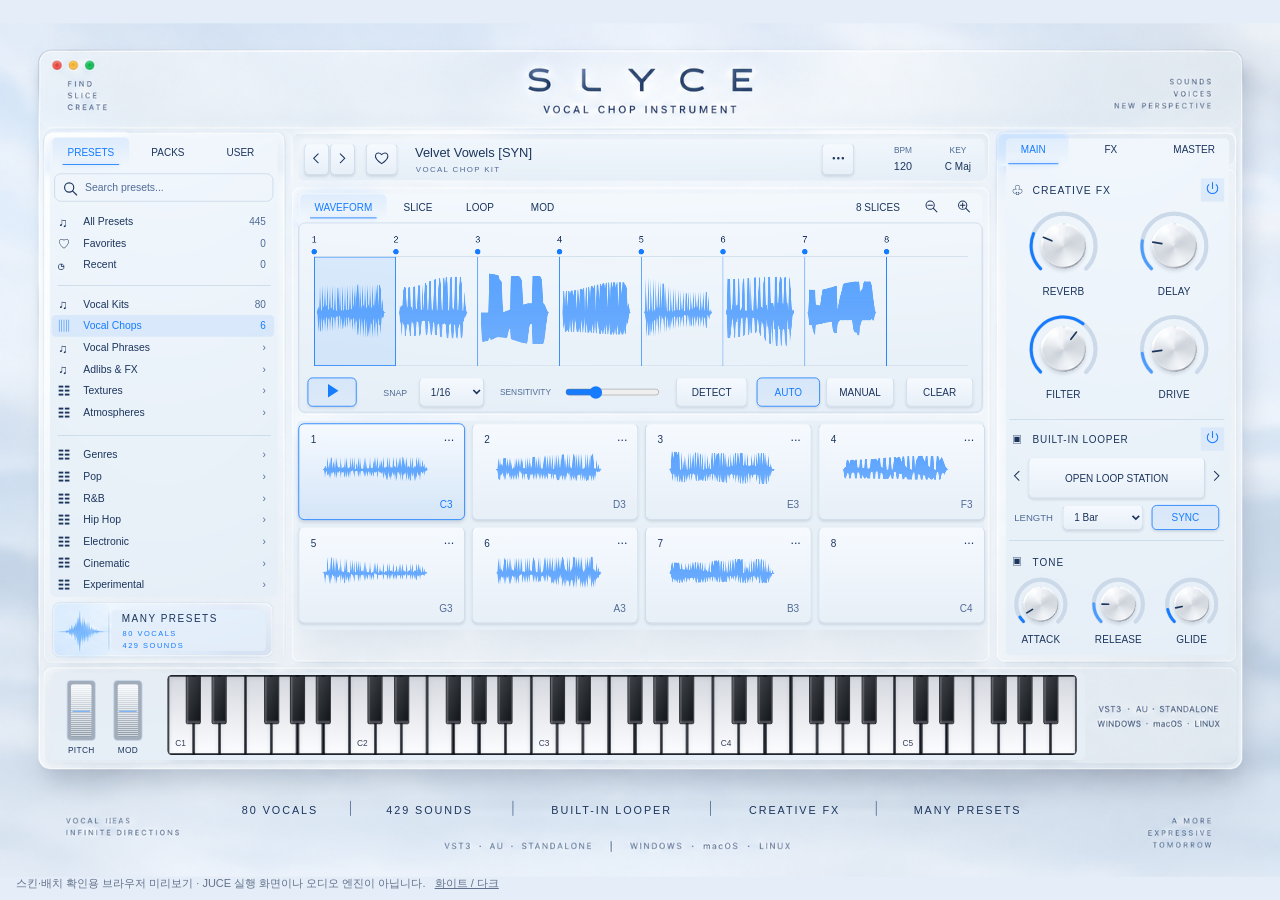
<file: preview/index.html>
<!doctype html>
<html lang="ko"><head><meta charset="utf-8"><meta name="viewport" content="width=device-width, initial-scale=1"><title>SLYCE — Reference UI / skin preview</title>
<style>
*{box-sizing:border-box}html,body{margin:0;min-height:100%;font-family:Arial,Helvetica,sans-serif}body{background:#e5eef8;color:#1c355d;--ink:#1c355d;--sub:#506b96;--acc:#167cff;--ice:#4c9cff;--top:#f6faff;--bottom:#e7eff7;--line:#cbd9e9;--shadow:rgba(26,45,67,.12);--selected:rgba(22,124,255,.09)}
body.dark{background:#141720;--ink:#e0e5f4;--sub:#a1adc3;--acc:#c1a5ff;--ice:#bfd5ff;--top:#242931;--bottom:#15191f;--line:#424853;--shadow:rgba(0,0,0,.38);--selected:rgba(193,165,255,.11)}
#viewport{width:100%;height:100vh;overflow:hidden;display:flex;align-items:center;justify-content:center}#slyce{position:relative;flex:none;width:1536px;height:1024px;transform-origin:center center;color:var(--ink);background-image:url('../assets/reference/reference_chrome_light.png');background-size:1536px 1024px}.dark #slyce{background-image:url('../assets/reference/reference_chrome_dark.png')}
.ui{position:absolute;font-size:12px;user-select:none}.raised,.pad,select{border:1px solid var(--line);border-top-color:color-mix(in srgb,var(--line) 40%,white);background:linear-gradient(var(--top),var(--bottom));border-radius:6px;box-shadow:0 2px 3px var(--shadow);color:var(--ink)}button{font-family:inherit;color:inherit;cursor:pointer;outline:0;padding:0;background:none;border:0}button:hover{background-color:var(--selected)}button:focus-visible{outline:2px solid var(--acc);outline-offset:2px}.tab{font-size:12px}.tab.active{background:linear-gradient(var(--selected),transparent);border-radius:6px 6px 0 0;color:var(--acc)}.tab.active:after{content:'';height:1.5px;position:absolute;bottom:2px;left:12px;right:12px;background:var(--acc);box-shadow:0 0 7px color-mix(in srgb,var(--acc) 40%,transparent)}
.label{display:flex;align-items:center}.selected{border-color:var(--acc);color:var(--acc);background:linear-gradient(var(--selected),color-mix(in srgb,var(--acc) 5%,var(--bottom)))}.bare{box-shadow:none}.power svg{width:19px;height:19px}.icon svg{width:18px;height:18px}svg{overflow:visible}.search{background:transparent;border:1px solid var(--line);border-radius:8px;font-size:12.5px;color:var(--ink);padding:7px 8px 7px 36px;outline:none}.search::placeholder{color:var(--sub)}.search:focus{border-color:var(--acc)}
.row{height:26px;display:flex;align-items:center;padding:0 10px 0 8px;gap:17px;cursor:pointer;border-radius:5px;font-size:12.5px}.row .count{margin-left:auto;color:var(--sub);font-size:12px}.row.active{background:var(--selected);color:var(--acc)}.row.active .count{color:var(--acc)}.row:hover{background:var(--selected)}.row .mini{width:13px;height:15px;display:flex;align-items:center;font-size:15px}.pad{position:absolute;cursor:pointer;border-radius:7px}.pad .number{position:absolute;top:12px;left:14px;font-size:12px}.pad .more{position:absolute;top:6px;right:12px;font-size:15px}.pad .note{position:absolute;bottom:10px;right:14px;font-size:12px;color:var(--sub)}.pad.active{border:1.3px solid var(--acc);background:linear-gradient(var(--top),var(--selected));box-shadow:0 0 4px var(--selected),0 3px 4px var(--shadow)}.pad.active .note{color:var(--acc)}
.knob{position:absolute;cursor:ns-resize}.knob svg{position:absolute;inset:0;width:100%;height:100%}.knob .face{position:absolute;border-radius:50%;background-image:url('../assets/reference/reference_knob_light.png');background-size:100%;filter:drop-shadow(0 3px 2px var(--shadow))}.dark .knob .face{background-image:url('../assets/reference/reference_knob_dark.png')}.knob .needle{position:absolute;height:15%;width:1.7px;background:var(--ink);left:calc(50% - .85px);top:18%;transform-origin:50% 213%;border-radius:2px}.knob .value{display:none;position:absolute;bottom:-24px;left:0;right:0;text-align:center;font-size:11px;background:var(--bottom);padding:2px 5px;z-index:5}.knob:hover .value{display:block}
select{font-family:inherit;font-size:12px;padding:0 9px;outline:0}input[type=range]{accent-color:var(--acc);cursor:pointer;margin:0}
#keyboard{border-radius:5px;background:#11151c;overflow:hidden}.whitekey{position:absolute;top:1px;bottom:1px;border-radius:2.4px;border:.75px solid #5e626b;background:linear-gradient(#d5d8df,#fcfdff);box-shadow:inset 0 1px 6px rgba(0,0,0,.09);cursor:pointer}.dark .whitekey{background:linear-gradient(#b3b2b9,#e5e3e8)}.whitekey.active{background:linear-gradient(color-mix(in srgb,var(--acc) 60%,#ced5e3),color-mix(in srgb,var(--acc) 40%,#fff))}.whitekey span{position:absolute;bottom:7px;width:100%;text-align:center;font-size:10px;color:#37415b}.blackkey{position:absolute;top:1px;height:60%;border:1px solid #090b10;border-radius:0 0 2px 2px;background:linear-gradient(110deg,#41454b,#111418);box-shadow:inset 2px 0 1px rgba(255,255,255,.2),inset 0 -3px 1px #484b53;z-index:2;cursor:pointer}.blackkey.active{background:var(--acc)}
.wheel{border-radius:5px;background:#a1adba;border:1px solid var(--line);padding:4px}.wheel:before{content:'';display:block;width:100%;height:100%;border-radius:3px;background:repeating-linear-gradient(transparent 0 1.5px,rgba(255,255,255,.6) 1.5px 2.4px),linear-gradient(#f4f8fb,#8c99a7)}.dark .wheel{background:#06090d}.dark .wheel:before{background:repeating-linear-gradient(transparent 0 1.5px,rgba(255,255,255,.07) 1.5px 2.4px),linear-gradient(#303740,#0b0e13)}.wheel:after{content:'';position:absolute;top:50%;left:6px;right:6px;height:1.4px;background:var(--ice)}
#menuPopup{display:none;position:absolute;left:980px;top:185px;z-index:20;background:var(--bottom);border:1px solid var(--line);border-radius:9px;padding:10px;width:242px;box-shadow:0 8px 25px var(--shadow);font-size:13px}.menuitem{display:block;width:100%;text-align:left;padding:11px 12px;border-radius:5px}.disclaimer{position:fixed;left:16px;bottom:9px;font-size:11px;color:#61718b;z-index:40}.disclaimer a{color:inherit}.dark .disclaimer{color:#99a8c3}.screenshot .disclaimer{display:none}.screenshot #viewport{width:1536px;height:1024px}
#modal{display:none;position:absolute;left:358px;top:239px;width:821px;height:511px;border-radius:9px;background:var(--bottom);border:1px solid var(--line);z-index:15;padding:28px;font-size:14px}.modalClose{position:absolute;right:16px;top:14px;width:30px;height:30px;border:1px solid var(--line);border-radius:5px}.hint{color:var(--sub);line-height:1.7;font-size:13px}
</style></head><body><div id="viewport"><main id="slyce" aria-label="SLYCE Reference UI skin preview"></main></div><div class="disclaimer">스킨·배치 확인용 브라우저 미리보기 · JUCE 실행 화면이나 오디오 엔진이 아닙니다. &nbsp; <a href="#" id="themeShortcut">화이트 / 다크</a></div>
<script>
const contract={"canvas": [1536, 1024], "build": "REF-20260919-02", "layout": {"browserTabs": [[63, 137, 92, 35], [156, 137, 91, 35], [248, 137, 81, 35]], "search": [65, 180, 263, 34], "browser": [62, 225, 267, 463], "previous": [365, 144, 30, 38], "next": [396, 144, 30, 38], "favorite": [439, 144, 38, 38], "title": [498, 140, 478, 44], "menu": [986, 144, 39, 38], "bpm": [1053, 142, 61, 39], "key": [1118, 142, 63, 39], "workspaceTabs": [[360, 205, 104, 31], [465, 205, 73, 31], [539, 205, 74, 31], [614, 205, 74, 31]], "sliceCount": [1011, 207, 85, 28], "zoomOut": [1099, 207, 37, 28], "zoomIn": [1138, 207, 37, 28], "wave": [370, 249, 799, 165], "play": [369, 425, 59, 35], "snap": [503, 425, 78, 35], "sensitivity": [678, 428, 114, 29], "detect": [811, 425, 86, 35], "autoSlice": [908, 425, 76, 35], "manual": [991, 425, 82, 35], "clear": [1087, 425, 81, 35], "pads": [[358, 480, 200, 116], [566, 480, 200, 116], [774, 480, 200, 116], [982, 480, 200, 116], [358, 604, 200, 116], [566, 604, 200, 116], [774, 604, 200, 116], [982, 604, 200, 116]], "rightTabs": [[1198, 132, 84, 39], [1283, 132, 100, 39], [1384, 132, 98, 39]], "fxPower": [1441, 186, 28, 28], "knobs": [[1230, 225, 92, 84], [1363, 225, 92, 84], [1230, 349, 92, 84], [1363, 349, 92, 84], [1217, 665, 64, 64], [1310, 665, 64, 64], [1398, 665, 64, 64]], "knobLabels": [[1229, 310, 94, 24], [1362, 310, 94, 24], [1229, 434, 94, 24], [1362, 434, 94, 24], [1209, 728, 80, 23], [1302, 728, 80, 23], [1390, 728, 80, 23]], "loopPower": [1441, 485, 28, 28], "loopWave": [1234, 521, 212, 49], "loopPrev": [1209, 527, 23, 35], "loopNext": [1447, 527, 25, 35], "loopLength": [1275, 578, 97, 30], "sync": [1382, 578, 81, 30], "keys": [201, 782, 1091, 96], "pitch": [80, 788, 35, 73], "mod": [136, 788, 35, 73], "overlay": [358, 240, 821, 510]}, "knobs": [{"id": "reverb", "caption": "REVERB", "bounds": [1230, 225, 92, 84], "labelBounds": [1229, 310, 94, 24]}, {"id": "delay", "caption": "DELAY", "bounds": [1363, 225, 92, 84], "labelBounds": [1362, 310, 94, 24]}, {"id": "filterCutoff", "caption": "FILTER", "bounds": [1230, 349, 92, 84], "labelBounds": [1229, 434, 94, 24]}, {"id": "drive", "caption": "DRIVE", "bounds": [1363, 349, 92, 84], "labelBounds": [1362, 434, 94, 24]}, {"id": "attack", "caption": "ATTACK", "bounds": [1217, 665, 64, 64], "labelBounds": [1209, 728, 80, 23]}, {"id": "release", "caption": "RELEASE", "bounds": [1310, 665, 64, 64], "labelBounds": [1302, 728, 80, 23]}, {"id": "synthGlide", "caption": "GLIDE", "bounds": [1398, 665, 64, 64], "labelBounds": [1390, 728, 80, 23]}]};
const audio={"name":"Velvet Vowels [SYN]","sampleRate":44100,"peaks":[[0,0],[0,0],[0,0],[0,0],[0,0],[0,0],[0,0],[0,0],[-0.039,0.05548],[-0.0546,0.02972],[-0.38342,0.12238],[-0.30328,0.53687],[-0.08667,0.02356],[-0.38275,0.10983],[-0.38892,0.53436],[-0.08398,0.02173],[-0.34174,0.11298],[-0.38727,0.53024],[-0.08759,0.02307],[-0.16428,0.11246],[-0.38409,0.53122],[-0.0824,0.0834],[-0.16638,0.10645],[-0.38364,0.53354],[-0.08087,0.14285],[-0.15936,0.09302],[-0.37558,0.53519],[-0.08395,0.14969],[-0.15729,0.09],[-0.37848,0.53058],[-0.08328,0.14978],[-0.14853,0.07547],[-0.37839,0.53351],[-0.08118,0.13461],[-0.14056,0.03665],[-0.37296,0.53009],[-0.07678,0.12686],[-0.13547,0.03845],[-0.36639,0.53171],[-0.07388,0.121],[-0.1236,0.03912],[-0.36563,0.53458],[-0.07556,0.10898],[-0.1163,0.03601],[-0.35828,0.53464],[-0.07043,0.09637],[-0.1048,0.03824],[-0.3558,0.53296],[-0.07474,0.08502],[-0.07526,0.03796],[-0.35504,0.5386],[-0.06577,0.19958],[-0.07657,0.03171],[-0.34933,0.53558],[-0.06461,0.39728],[-0.08102,0.03671],[-0.34363,0.53735],[-0.06668,0.47421],[-0.07822,0.0379],[-0.33978,0.49649],[-0.06387,0.53619],[-0.07849,0.0351],[-0.33295,0.03244],[-0.06076,0.53821],[-0.08173,0.04269],[-0.33228,0.03616],[-0.31949,0.54056],[-0.08307,0.04099],[-0.30493,0.03619],[-0.32349,0.539],[-0.08163,0.0426],[-0.29117,0.03964],[-0.32248,0.54184],[-0.08136,0.04752],[-0.21658,0.04236],[-0.31424,0.54169],[-0.07333,0.04724],[-0.23648,0.04874],[-0.30783,0.54254],[-0.07578,0.0513],[-0.15323,0.04724],[-0.30252,0.5448],[-0.10208,0.05048],[-0.08685,0.05731],[-0.30093,0.53979],[-0.11737,0.05325],[-0.08862,0.06967],[-0.30923,0.54727],[-0.1293,0.0549],[-0.09006,0.0791],[-0.33136,0.54587],[-0.14526,0.06165],[-0.09048,0.09305],[-0.35748,0.54547],[-0.15695,0.0809],[-0.09421,0.09613],[-0.3736,0.54449],[-0.17007,0.27609],[-0.09607,0.10025],[-0.39304,0.55002],[-0.1813,0.42044],[-0.0954,0.09341],[-0.41083,0.54596],[-0.19681,0.45398],[-0.09726,0.09851],[-0.42804,0.54816],[-0.20483,0.47031],[-0.09711,0.07919],[-0.44385,0.54651],[-0.21829,0.48373],[-0.09613,0.06793],[-0.45847,0.55283],[-0.22174,0.54919],[-0.0975,0.06912],[-0.47366,0.22079],[-0.22839,0.54727],[-0.09869,0.06995],[-0.4769,0.15842],[-0.23685,0.54764],[-0.10065,0.07251],[-0.49155,0.15936],[-0.26099,0.54913],[-0.1012,0.07437],[-0.49466,0.16824],[-0.2561,0.54749],[-0.11636,0.07278],[-0.49826,0.16772],[-0.36478,0.54984],[-0.16159,0.07098],[-0.50043,0.16992],[-0.47546,0.54773],[-0.20984,0.07407],[-0.44409,0.16849],[-0.50034,0.55026],[-0.24631,0.07068],[-0.23621,0.16925],[-0.50278,0.54596],[-0.2496,0.07227],[-0.15225,0.16953],[-0.49844,0.55014],[-0.24536,0.07352],[-0.10028,0.17517],[-0.49951,0.54962],[-0.24783,0.07245],[-0.09998,0.16949],[-0.49973,0.55096],[-0.24841,0.077],[-0.09985,0.16907],[-0.50201,0.54684],[-0.24487,0.28284],[-0.10056,0.16708],[-0.5033,0.55066],[-0.2482,0.50198],[-0.09958,0.13934],[-0.49872,0.54764],[-0.25061,0.53802],[-0.10025,0.12106],[-0.49857,0.54916],[-0.24759,0.53522],[-0.10211,0.08383],[-0.49777,0.54782],[-0.24277,0.52893],[-0.09473,0.06824],[-0.4213,0.44678],[-0.18683,0.44128],[-0.0643,0.05023],[-0.2713,0.11877],[-0.10617,0.27527],[-0.03207,0.02863],[-0.10648,0.04092],[-0.03497,0.10074],[-0.00671,0.00711],[-0.00974,0.00461],[-0.00308,0.00522],[0,0.00031],[0,0.00012],[-3e-05,3e-05],[-3e-05,0],[-3e-05,0],[-3e-05,0],[-3e-05,0],[0,0],[0,0],[0,0],[0,0],[0,0],[0,0],[0,0],[0,0],[0,0],[0,0],[0,0],[0,0],[0,0],[0,0],[0,0],[0,0],[0,0],[0,0],[0,0],[0,0],[0,0],[0,0],[0,0],[0,0],[0,0],[0,0],[0,0],[-0.0603,0.02969],[-0.16031,0.14288],[-0.45239,0.49957],[-0.22916,0.0918],[-0.4621,0.49478],[-0.23093,0.47516],[-0.46017,0.13834],[-0.40231,0.49606],[-0.18015,0.13629],[-0.46436,0.49649],[-0.23349,0.42816],[-0.45969,0.13547],[-0.23941,0.49432],[-0.09402,0.13232],[-0.45978,0.49829],[-0.22928,0.02576],[-0.45886,0.4765],[-0.2261,0.49356],[-0.28998,0.12714],[-0.45737,0.49692],[-0.22052,0.09479],[-0.46045,0.49512],[-0.21783,0.48254],[-0.45856,0.12283],[-0.3273,0.4971],[-0.15796,0.11459],[-0.46066,0.50159],[-0.21259,0.32498],[-0.45392,0.10974],[-0.21259,0.50098],[-0.15729,0.10638],[-0.45496,0.50308],[-0.20529,0.0408],[-0.45682,0.4996],[-0.1983,0.50146],[-0.39542,0.09369],[-0.45712,0.50659],[-0.19644,0.07867],[-0.45325,0.5079],[-0.19327,0.51056],[-0.45087,0.07755],[-0.2955,0.5155],[-0.15372,0.07303],[-0.45178,0.52194],[-0.18665,0.28275],[-0.45114,0.06635],[-0.18292,0.52518],[-0.22498,0.06192],[-0.45151,0.53653],[-0.17822,0.05365],[-0.44904,0.5137],[-0.17288,0.54044],[-0.40381,0.05551],[-0.44675,0.54572],[-0.17053,0.05295],[-0.44507,0.54742],[-0.16769,0.55164],[-0.44635,0.05298],[-0.29401,0.56213],[-0.15851,0.04965],[-0.44705,0.57047],[-0.16733,0.34708],[-0.44327,0.04858],[-0.16666,0.57645],[-0.2851,0.04526],[-0.44189,0.57935],[-0.1647,0.11475],[-0.44131,0.52475],[-0.16962,0.59],[-0.3985,0.04919],[-0.44046,0.59717],[-0.17087,0.04532],[-0.44351,0.59781],[-0.17636,0.60449],[-0.43649,0.04211],[-0.29742,0.61008],[-0.1813,0.04083],[-0.44287,0.61755],[-0.18466,0.40994],[-0.44031,0.03964],[-0.18726,0.62805],[-0.34518,0.04028],[-0.43765,0.63239],[-0.19159,0.15692],[-0.43787,0.54141],[-0.19717,0.63785],[-0.42856,0.03995],[-0.43408,0.64386],[-0.19949,0.03845],[-0.4371,0.65005],[-0.20609,0.64774],[-0.44415,0.0408],[-0.2135,0.65909],[-0.24362,0.04269],[-0.45636,0.65979],[-0.21759,0.4639],[-0.46115,0.0452],[-0.21863,0.66455],[-0.43805,0.0415],[-0.46533,0.67059],[-0.22073,0.15109],[-0.47537,0.55167],[-0.22729,0.67621],[-0.47882,0.04233],[-0.43607,0.67853],[-0.22491,0.04459],[-0.48965,0.68399],[-0.22989,0.66614],[-0.49197,0.04364],[-0.202,0.69009],[-0.30042,0.04349],[-0.4946,0.68979],[-0.23215,0.50027],[-0.49759,0.08444],[-0.23236,0.6907],[-0.50049,0.04376],[-0.49872,0.69174],[-0.23239,0.15668],[-0.50333,0.56039],[-0.23489,0.69574],[-0.505,0.04218],[-0.4328,0.69424],[-0.23474,0.0448],[-0.50241,0.69177],[-0.2345,0.64764],[-0.50568,0.04572],[-0.20657,0.69687],[-0.31436,0.04074],[-0.50534,0.69427],[-0.23459,0.50394],[-0.50345,0.09998],[-0.2348,0.69446],[-0.50449,0.04324],[-0.50308,0.69598],[-0.23743,0.15768],[-0.50415,0.56036],[-0.23596,0.69312],[-0.50293,0.04449],[-0.43552,0.69754],[-0.23566,0.04486],[-0.50262,0.69376],[-0.23627,0.65451],[-0.50674,0.04437],[-0.20828,0.69351],[-0.31586,0.04193],[-0.50513,0.69913],[-0.23315,0.50668],[-0.50497,0.17212],[-0.23334,0.69644],[-0.50262,0.04239],[-0.5015,0.69724],[-0.23459,0.15912],[-0.50299,0.55774],[-0.22485,0.68796],[-0.45602,0.0386],[-0.38715,0.59601],[-0.1861,0.02774],[-0.35098,0.43661],[-0.12949,0.40125],[-0.21741,0.01636],[-0.06125,0.24918],[-0.06485,0.00653],[-0.09323,0.09097],[-0.01825,0.05884],[-0.01526,0.00458],[0,0.00714],[0,0.00049],[-3e-05,0.00015],[-6e-05,0],[-6e-05,0],[-6e-05,0],[-3e-05,0],[-3e-05,0],[0,3e-05],[0,3e-05],[0,3e-05],[0,0],[0,0],[0,0],[0,0],[0,0],[0,0],[0,0],[0,0],[0,0],[0,0],[0,0],[0,0],[0,0],[0,0],[0,0],[0,0],[0,0],[0,0],[0,0],[0,0],[0,0],[0,0],[0,0],[0,0],[-0.05478,0.06534],[-0.49933,0.00183],[-0.18777,0.79431],[-0.57175,0],[-0.19995,0.76358],[-0.5694,0],[-0.19763,0.76514],[-0.56604,0],[-0.19009,0.76868],[-0.56378,0],[-0.22528,0.76614],[-0.56033,0],[-0.36075,0.76614],[-0.56158,0],[-0.46939,0.7684],[-0.55795,0],[-0.48874,0.7601],[-0.55048,0],[-0.49283,0.7645],[-0.54935,0],[-0.48648,0.76004],[-0.54486,0],[-0.50732,0.75497],[-0.53564,0.07355],[-0.53506,0.74866],[-0.44287,0.12225],[-0.52646,0.75159],[-0.35962,0.17007],[-0.52374,0.74966],[-0.32462,0.24332],[-0.51437,0.74506],[-0.29575,0.39798],[-0.50943,0.74536],[-0.23328,0.4722],[-0.49866,0.7413],[-0.18475,0.48108],[-0.48975,0.7338],[-0.18423,0.49387],[-0.48483,0.73087],[-0.18109,0.59906],[-0.48206,0.72794],[-0.18454,0.67661],[-0.47662,0.72986],[-0.18179,0.72964],[-0.47812,0.67053],[-0.17996,0.72205],[-0.48593,0.62366],[-0.17886,0.71936],[-0.48227,0.62534],[-0.17963,0.72192],[-0.48486,0.59146],[-0.17892,0.71756],[-0.48877,0.22491],[-0.18173,0.71521],[-0.48734,0.00797],[-0.18301,0.71518],[-0.49106,0.0105],[-0.2085,0.71817],[-0.49081,0.02252],[-0.24573,0.71573],[-0.49707,0.02396],[-0.37308,0.71271],[-0.49432,0.03015],[-0.48917,0.71072],[-0.46652,0.03592],[-0.50284,0.71317],[-0.38605,0.04404],[-0.50592,0.71088],[-0.33041,0.05576],[-0.51196,0.70898],[-0.30899,0.05814],[-0.51175,0.7095],[-0.28952,0.06668],[-0.51791,0.70966],[-0.21487,0.07147],[-0.52325,0.7041],[-0.19885,0.07816],[-0.53131,0.70752],[-0.2019,0.08566],[-0.53479,0.70889],[-0.19919,0.0997],[-0.53848,0.70929],[-0.20566,0.13736],[-0.54852,0.70303],[-0.20648,0.17316],[-0.55045,0.70908],[-0.20758,0.23026],[-0.55563,0.70639],[-0.21017,0.3042],[-0.564,0.70755],[-0.21078,0.4595],[-0.56403,0.70712],[-0.2117,0.60751],[-0.57162,0.70596],[-0.21274,0.70862],[-0.57562,0.68594],[-0.21988,0.71109],[-0.58459,0.66959],[-0.21652,0.70569],[-0.58716,0.62885],[-0.21674,0.70331],[-0.58978,0.4281],[-0.21771,0.71088],[-0.59723,0.15643],[-0.2222,0.70578],[-0.59781,0.159],[-0.26501,0.71063],[-0.6012,0.16876],[-0.40012,0.71042],[-0.60272,0.16599],[-0.49631,0.71255],[-0.60666,0.17288],[-0.57767,0.70917],[-0.56784,0.17673],[-0.60739,0.7124],[-0.44202,0.18024],[-0.60806,0.71161],[-0.29703,0.17828],[-0.61118,0.71136],[-0.23041,0.17715],[-0.60965,0.70859],[-0.22836,0.1792],[-0.61295,0.70786],[-0.22479,0.17828],[-0.6138,0.71112],[-0.228,0.18204],[-0.61157,0.70667],[-0.22723,0.17685],[-0.61237,0.7135],[-0.22754,0.17999],[-0.61609,0.71207],[-0.22589,0.17932],[-0.60999,0.70905],[-0.22974,0.18289],[-0.61121,0.70731],[-0.22546,0.1785],[-0.61417,0.71201],[-0.22693,0.1781],[-0.61166,0.71094],[-0.22607,0.30414],[-0.61108,0.7081],[-0.23111,0.49728],[-0.6105,0.71088],[-0.22476,0.68231],[-0.61249,0.70636],[-0.22519,0.71106],[-0.60767,0.6871],[-0.22662,0.71451],[-0.61182,0.64648],[-0.22656,0.70935],[-0.61191,0.45062],[-0.22705,0.7074],[-0.60629,0.18039],[-0.21997,0.70114],[-0.55124,0.16589],[-0.24365,0.62286],[-0.44559,0.14178],[-0.29462,0.49283],[-0.30789,0.10248],[-0.25864,0.33582],[-0.17596,0.06125],[-0.16708,0.17975],[-0.06369,0.02719],[-0.06683,0.06171],[-0.00983,0.00525],[-0.00726,0.00394],[0,6e-05],[-3e-05,0],[-3e-05,0],[-3e-05,0],[-3e-05,0],[-3e-05,0],[0,0],[0,0],[0,0],[0,0],[0,0],[0,0],[0,0],[0,0],[0,0],[0,0],[0,0],[0,0],[0,0],[0,0],[0,0],[0,0],[0,0],[0,0],[0,0],[0,0],[0,0],[0,0],[0,0],[0,0],[0,0],[0,0],[0,0],[0,0],[-0.02786,0.06027],[-0.31784,0.41312],[-0.37979,0.10828],[-0.18552,0.41931],[-0.37952,0.41953],[-0.38095,0.11093],[-0.28491,0.41803],[-0.37857,0.41916],[-0.37866,0.10953],[-0.35727,0.4184],[-0.37906,0.42172],[-0.34143,0.10895],[-0.37982,0.41904],[-0.37927,0.41895],[-0.18866,0.18613],[-0.37909,0.42307],[-0.37756,0.42575],[-0.13318,0.35904],[-0.37976,0.42484],[-0.37756,0.42319],[-0.12955,0.42166],[-0.37979,0.427],[-0.38095,0.41229],[-0.12634,0.42816],[-0.38123,0.4281],[-0.38077,0.32339],[-0.12259,0.43036],[-0.37918,0.43008],[-0.37988,0.0769],[-0.11984,0.43298],[-0.38037,0.44022],[-0.38083,0.0697],[-0.21661,0.43884],[-0.38367,0.44281],[-0.38223,0.05835],[-0.31607,0.44504],[-0.38092,0.44415],[-0.38287,0.05753],[-0.3826,0.44754],[-0.38269,0.44965],[-0.29453,0.15665],[-0.38342,0.45309],[-0.384,0.45804],[-0.18732,0.3631],[-0.38614,0.46039],[-0.3851,0.45767],[-0.129,0.46091],[-0.3837,0.46432],[-0.38559,0.43808],[-0.08499,0.4657],[-0.38718,0.46988],[-0.38846,0.37241],[-0.08057,0.47354],[-0.38565,0.47705],[-0.38959,0],[-0.07281,0.478],[-0.38739,0.48233],[-0.39056,0],[-0.20026,0.48489],[-0.39059,0.48874],[-0.39185,0.04736],[-0.29507,0.49261],[-0.39465,0.49655],[-0.39014,0.16394],[-0.38766,0.49905],[-0.39432,0.50656],[-0.32068,0.28293],[-0.3927,0.50693],[-0.39197,0.51123],[-0.24948,0.45569],[-0.39493,0.5119],[-0.39502,0.50427],[-0.2146,0.51746],[-0.39771,0.51898],[-0.39639,0.46722],[-0.1644,0.52014],[-0.39972,0.52533],[-0.40146,0.37888],[-0.14893,0.52893],[-0.40073,0.53622],[-0.40152,0.01544],[-0.15027,0.53564],[-0.40613,0.54309],[-0.40244,0.06091],[-0.15436,0.54327],[-0.40543,0.54764],[-0.41052,0.14832],[-0.27322,0.54752],[-0.40768,0.55096],[-0.41013,0.24365],[-0.38602,0.55624],[-0.41318,0.55612],[-0.3927,0.33679],[-0.41251,0.56137],[-0.41406,0.56119],[-0.33185,0.50711],[-0.41434,0.56622],[-0.41794,0.56174],[-0.29889,0.56799],[-0.41885,0.56976],[-0.41885,0.51312],[-0.2627,0.57343],[-0.4213,0.57495],[-0.422,0.46695],[-0.22928,0.57648],[-0.42081,0.57889],[-0.42389,0.20148],[-0.2272,0.58035],[-0.42242,0.58252],[-0.42297,0.09384],[-0.22342,0.58258],[-0.42596,0.58441],[-0.42456,0.15787],[-0.20444,0.58475],[-0.42587,0.58746],[-0.427,0.2684],[-0.31717,0.58612],[-0.42636,0.58694],[-0.4277,0.35257],[-0.42844,0.58887],[-0.43045,0.59006],[-0.37137,0.48428],[-0.43002,0.59222],[-0.42767,0.58652],[-0.33554,0.58347],[-0.42706,0.58942],[-0.42844,0.53137],[-0.30057,0.58685],[-0.42908,0.58871],[-0.42709,0.47784],[-0.2482,0.58838],[-0.42844,0.58755],[-0.42938,0.26892],[-0.24167,0.58881],[-0.43048,0.59155],[-0.42883,0.10379],[-0.23227,0.5903],[-0.42487,0.58948],[-0.42679,0.17621],[-0.21185,0.5882],[-0.42734,0.58887],[-0.42847,0.27432],[-0.34915,0.58954],[-0.4296,0.59143],[-0.42957,0.35962],[-0.43042,0.58939],[-0.42722,0.58743],[-0.36688,0.51941],[-0.42822,0.58939],[-0.42972,0.57974],[-0.32712,0.58887],[-0.4267,0.58728],[-0.42532,0.52313],[-0.27356,0.58276],[-0.40491,0.54562],[-0.36145,0.39072],[-0.17917,0.47427],[-0.29813,0.38477],[-0.22803,0.10709],[-0.09744,0.28629],[-0.15479,0.1875],[-0.08951,0.03076],[-0.02719,0.10175],[-0.03809,0.03806],[-0.00748,0.009],[-0.00262,0.00446],[0,6e-05],[-3e-05,0],[-3e-05,0],[-3e-05,0],[-3e-05,0],[0,0],[0,0],[0,0],[0,0],[0,0],[0,0],[0,0],[0,0],[0,0],[0,0],[0,0],[0,0],[0,0],[0,0],[0,0],[0,0],[0,0],[0,0],[0,0],[0,0],[0,0],[0,0],[0,0],[0,0],[0,0],[0,0],[0,0],[0,0],[0,0],[-0.05518,0.02548],[-0.03793,0.04782],[-0.4837,0.09299],[-0.16031,0.68552],[-0.13425,0.00772],[-0.48657,0.0766],[-0.27753,0.68524],[-0.15781,0.00653],[-0.48621,0.07794],[-0.43219,0.68658],[-0.15909,0.00775],[-0.47449,0.0784],[-0.48712,0.68335],[-0.15891,0.00571],[-0.37241,0.07797],[-0.48361,0.67801],[-0.15649,0.00522],[-0.31586,0.07758],[-0.47989,0.67041],[-0.15222,0.00681],[-0.23703,0.07535],[-0.47079,0.66409],[-0.15176,0.00659],[-0.1575,0.07193],[-0.46637,0.65961],[-0.14581,0.00751],[-0.12256,0.07062],[-0.46078,0.64874],[-0.14297,0.04797],[-0.08951,0.07022],[-0.4541,0.63632],[-0.13916,0.10986],[-0.05887,0.06732],[-0.44458,0.62994],[-0.1329,0.21072],[-0.04422,0.06372],[-0.43643,0.61404],[-0.13248,0.28827],[-0.04529,0.06323],[-0.42886,0.60172],[-0.12323,0.3931],[-0.0462,0.06412],[-0.42136,0.58609],[-0.11887,0.55798],[-0.04593,0.05698],[-0.4093,0.55942],[-0.11545,0.57272],[-0.04645,0.056],[-0.40152,0.52295],[-0.11093,0.56012],[-0.05063,0.05228],[-0.38992,0.37418],[-0.10519,0.54755],[-0.07541,0.03787],[-0.38248,0.05139],[-0.1037,0.53207],[-0.09653,0.01248],[-0.37347,0.04956],[-0.25586,0.51874],[-0.09818,0.00861],[-0.36502,0.04794],[-0.33109,0.50681],[-0.09744,0.00711],[-0.31531,0.04666],[-0.35724,0.49347],[-0.09262,0.00839],[-0.14813,0.04373],[-0.34869,0.48407],[-0.08853,0.0098],[-0.09891,0.04251],[-0.33783,0.47787],[-0.08633,0.02774],[-0.07538,0.04025],[-0.33258,0.47272],[-0.08398,0.03397],[-0.07944,0.03943],[-0.32471,0.46585],[-0.08038,0.04483],[-0.08347,0.03638],[-0.31854,0.45743],[-0.08057,0.0538],[-0.08459,0.035],[-0.30923,0.4501],[-0.07684,0.0643],[-0.09351,0.03568],[-0.30875,0.4462],[-0.07391,0.06711],[-0.09729,0.03589],[-0.30307,0.43652],[-0.07306,0.07266],[-0.10046,0.03302],[-0.29926,0.43539],[-0.0712,0.08389],[-0.08514,0.034],[-0.29828,0.42764],[-0.06726,0.24158],[-0.05026,0.03036],[-0.29404,0.42767],[-0.06732,0.35416],[-0.04886,0.03137],[-0.29279,0.42123],[-0.06723,0.40125],[-0.04913,0.03091],[-0.2981,0.36316],[-0.06726,0.4176],[-0.05313,0.03055],[-0.29398,0.06656],[-0.06458,0.41629],[-0.06464,0.01611],[-0.29379,0.07419],[-0.26587,0.41669],[-0.06265,0.01053],[-0.2905,0.07761],[-0.29495,0.41052],[-0.06348,0.01263],[-0.24268,0.08051],[-0.29443,0.40768],[-0.06113,0.05679],[-0.12457,0.08487],[-0.29733,0.40768],[-0.06125,0.10883],[-0.12589,0.08661],[-0.29355,0.40891],[-0.06323,0.12228],[-0.12448,0.08255],[-0.29413,0.4064],[-0.06287,0.12192],[-0.12521,0.08258],[-0.29568,0.40875],[-0.06229,0.12079],[-0.12506,0.04938],[-0.29468,0.40683],[-0.05984,0.11923],[-0.12369,0.02881],[-0.29681,0.40887],[-0.06302,0.12186],[-0.12411,0.02652],[-0.29626,0.40955],[-0.06323,0.12442],[-0.12332,0.02524],[-0.29333,0.40845],[-0.07007,0.12277],[-0.12515,0.0274],[-0.29337,0.40906],[-0.08533,0.12253],[-0.11725,0.02579],[-0.29495,0.41147],[-0.08673,0.13159],[-0.07553,0.03082],[-0.29425,0.40686],[-0.08337,0.30804],[-0.04932,0.02707],[-0.29538,0.40137],[-0.08392,0.37262],[-0.04636,0.0235],[-0.24484,0.29095],[-0.0654,0.33228],[-0.03696,0.01382],[-0.14944,0.04718],[-0.03809,0.20245],[-0.02374,0.00381],[-0.05704,0.01804],[-0.04984,0.07324],[-0.00616,0.00104],[-0.00479,0.00143],[-0.0036,0.00348],[0,0.00018],[0,6e-05],[-3e-05,3e-05],[-3e-05,0],[-3e-05,0],[-3e-05,0],[-3e-05,0],[0,0],[0,0],[0,0],[0,0],[0,0],[0,0],[0,0],[0,0],[0,0],[0,0],[0,0],[0,0],[0,0],[0,0],[0,0],[0,0],[0,0],[0,0],[0,0],[0,0],[0,0],[0,0],[0,0],[0,0],[0,0],[0,0],[0,0],[-0.05316,0.06607],[-0.20087,0.10086],[-0.48676,0.6611],[-0.11053,0.19485],[-0.49838,0.6575],[-0.14478,0.56296],[-0.21301,0.12476],[-0.4964,0.65323],[-0.20578,0.18842],[-0.49707,0.65103],[-0.14426,0.19772],[-0.4183,0.12695],[-0.49216,0.65714],[-0.20825,0.03769],[-0.49426,0.65894],[-0.10767,0.18542],[-0.49139,0.11511],[-0.22537,0.65598],[-0.20023,0.06503],[-0.48642,0.65561],[-0.10547,0.17221],[-0.49054,0.65778],[-0.10974,0.57785],[-0.19351,0.09317],[-0.49106,0.65512],[-0.17599,0.1568],[-0.48355,0.66373],[-0.10486,0.15125],[-0.42264,0.07532],[-0.47913,0.66199],[-0.16687,0.03973],[-0.47064,0.65887],[-0.10474,0.12805],[-0.47275,0.05826],[-0.10324,0.66122],[-0.15128,0.03949],[-0.46509,0.66351],[-0.10098,0.1022],[-0.46042,0.65927],[-0.10056,0.55884],[-0.1286,0.03705],[-0.46042,0.65836],[-0.11514,0.0755],[-0.4505,0.66403],[-0.09857,0.0658],[-0.4151,0.03961],[-0.44748,0.66449],[-0.10046,0.03635],[-0.448,0.66705],[-0.09561,0.03583],[-0.44315,0.03976],[-0.09839,0.67218],[-0.07275,0.03851],[-0.43814,0.66779],[-0.09631,0.04825],[-0.43079,0.6666],[-0.09579,0.54724],[-0.19861,0.04355],[-0.42581,0.67294],[-0.09955,0.04663],[-0.42288,0.67722],[-0.10449,0.23132],[-0.3866,0.04556],[-0.41824,0.67273],[-0.10022,0.04755],[-0.41162,0.67163],[-0.10446,0.00925],[-0.40793,0.0531],[-0.10458,0.67761],[-0.09805,0.05655],[-0.39575,0.68445],[-0.12231,0.05801],[-0.40189,0.68085],[-0.13364,0.54965],[-0.3649,0.06384],[-0.38995,0.68137],[-0.12787,0.06665],[-0.38803,0.68704],[-0.16232,0.40427],[-0.41159,0.06973],[-0.37979,0.68164],[-0.12125,0.08322],[-0.43619,0.68259],[-0.19696,0.03748],[-0.45978,0.12997],[-0.2027,0.68454],[-0.15515,0.10474],[-0.47958,0.68887],[-0.21515,0.0856],[-0.50009,0.68423],[-0.23422,0.55853],[-0.51611,0.12613],[-0.47791,0.69138],[-0.20975,0.12723],[-0.53723,0.69385],[-0.25293,0.54642],[-0.55423,0.13977],[-0.35559,0.69669],[-0.12546,0.1489],[-0.56918,0.68497],[-0.27954,0.03571],[-0.58453,0.50778],[-0.28415,0.69089],[-0.27859,0.16174],[-0.59888,0.69421],[-0.29675,0.12341],[-0.61179,0.69846],[-0.3045,0.63495],[-0.61108,0.17953],[-0.52066,0.69531],[-0.2406,0.18253],[-0.62695,0.69379],[-0.31482,0.56989],[-0.6366,0.18637],[-0.34198,0.69388],[-0.12408,0.18631],[-0.64188,0.69852],[-0.31839,0.02463],[-0.64459,0.62256],[-0.32843,0.69479],[-0.35895,0.18967],[-0.65198,0.69476],[-0.32831,0.13715],[-0.65317,0.69589],[-0.32336,0.67151],[-0.64764,0.18512],[-0.52887,0.70056],[-0.24808,0.18915],[-0.64499,0.69287],[-0.32266,0.56641],[-0.64377,0.18842],[-0.33624,0.69479],[-0.12744,0.1879],[-0.6398,0.69757],[-0.32367,0.03333],[-0.64584,0.64957],[-0.32422,0.69305],[-0.34888,0.19339],[-0.64804,0.69769],[-0.32095,0.14325],[-0.64383,0.69699],[-0.31891,0.66858],[-0.64517,0.19299],[-0.54071,0.69324],[-0.24045,0.18933],[-0.64783,0.69147],[-0.32217,0.58264],[-0.64902,0.18884],[-0.33542,0.69904],[-0.12247,0.18887],[-0.64493,0.69843],[-0.32428,0.03589],[-0.64618,0.64047],[-0.30911,0.69724],[-0.31625,0.17337],[-0.5787,0.60211],[-0.26254,0.09827],[-0.43213,0.43744],[-0.17786,0.40619],[-0.25858,0.0813],[-0.19611,0.24988],[-0.06836,0.0354],[-0.104,0.09149],[-0.02777,0.06186],[-0.01312,0.00552],[-0.00424,0.00656],[0,0.00018],[-3e-05,6e-05],[-3e-05,0],[-3e-05,0],[-3e-05,0],[-3e-05,0],[-3e-05,0],[0,0],[0,0],[0,0],[0,0],[0,0],[0,0],[0,0],[0,0],[0,0],[0,0],[0,0],[0,0],[0,0],[0,0],[0,0],[0,0],[0,0],[0,0],[0,0],[0,0],[0,0],[0,0],[0,0],[0,0],[0,0],[0,0],[0,0],[-0.06686,0.02725],[-0.41724,0.14398],[-0.2424,0.44727],[-0.4274,0.16577],[-0.2471,0.44336],[-0.43109,0.16241],[-0.24588,0.43979],[-0.4285,0.16245],[-0.24283,0.44083],[-0.42743,0.16418],[-0.31445,0.44522],[-0.42896,0.16086],[-0.37555,0.43866],[-0.4277,0.16064],[-0.42841,0.43967],[-0.36865,0.15945],[-0.42554,0.44427],[-0.23807,0.15894],[-0.42331,0.44528],[-0.23865,0.15341],[-0.42517,0.44241],[-0.2363,0.15079],[-0.42236,0.44363],[-0.23309,0.14841],[-0.42682,0.4444],[-0.23135,0.14493],[-0.42532,0.44379],[-0.22745,0.14075],[-0.42676,0.44458],[-0.2243,0.13434],[-0.42627,0.44595],[-0.22195,0.23297],[-0.4212,0.44855],[-0.21848,0.35938],[-0.4216,0.4516],[-0.21545,0.44833],[-0.42084,0.45087],[-0.20969,0.45023],[-0.41898,0.44922],[-0.2066,0.45572],[-0.41809,0.44852],[-0.20718,0.45691],[-0.41382,0.45032],[-0.20096,0.46472],[-0.41571,0.45081],[-0.19345,0.46445],[-0.41382,0.42737],[-0.19385,0.47003],[-0.41547,0.13623],[-0.19022,0.47327],[-0.41022,0.08514],[-0.18491,0.478],[-0.41116,0.07947],[-0.17902,0.48413],[-0.40768,0.07101],[-0.17798,0.48889],[-0.40903,0.06479],[-0.18805,0.49142],[-0.40677,0.05838],[-0.30228,0.49783],[-0.40503,0.05026],[-0.36676,0.5029],[-0.4039,0.04636],[-0.40515,0.50848],[-0.37491,0.04025],[-0.39978,0.51151],[-0.3302,0.03299],[-0.40384,0.51648],[-0.32199,0.02481],[-0.40082,0.52206],[-0.28781,0.02045],[-0.40097,0.52625],[-0.24384,0.05618],[-0.39951,0.53485],[-0.19452,0.14441],[-0.40012,0.53513],[-0.17047,0.23148],[-0.39828,0.5433],[-0.15192,0.31802],[-0.39194,0.54819],[-0.14886,0.3573],[-0.39709,0.54962],[-0.15009,0.42825],[-0.396,0.5574],[-0.15302,0.50296],[-0.39557,0.56009],[-0.15082,0.55646],[-0.39554,0.55283],[-0.14835,0.56375],[-0.3924,0.48587],[-0.14716,0.56982],[-0.39722,0.48163],[-0.14813,0.57455],[-0.4024,0.48419],[-0.14893,0.57999],[-0.40759,0.48187],[-0.15115,0.57941],[-0.41418,0.33566],[-0.1492,0.58417],[-0.41724,0],[-0.14899,0.58557],[-0.4263,0],[-0.14984,0.59073],[-0.42883,0],[-0.14893,0.5903],[-0.42825,0],[-0.14688,0.59454],[-0.43317,0],[-0.20618,0.60046],[-0.43552,0],[-0.32559,0.60043],[-0.43936,0],[-0.37643,0.60168],[-0.44449,0],[-0.38702,0.60242],[-0.44427,0],[-0.38669,0.60382],[-0.44153,0],[-0.39407,0.60193],[-0.44611,0.0715],[-0.44266,0.60114],[-0.38559,0.11456],[-0.44501,0.60355],[-0.31155,0.16013],[-0.44418,0.60309],[-0.2865,0.23819],[-0.4462,0.60278],[-0.27463,0.38754],[-0.44757,0.60526],[-0.22443,0.43716],[-0.44711,0.60513],[-0.16644,0.44269],[-0.44412,0.60864],[-0.15073,0.4726],[-0.44562,0.60492],[-0.15231,0.56757],[-0.44669,0.60526],[-0.15207,0.60599],[-0.45105,0.56665],[-0.15079,0.6041],[-0.44513,0.49295],[-0.15152,0.60361],[-0.44464,0.49112],[-0.15005,0.60193],[-0.44467,0.49341],[-0.15005,0.60342],[-0.44818,0.4147],[-0.14929,0.60269],[-0.4455,0.02628],[-0.15402,0.60413],[-0.44482,0],[-0.15015,0.60721],[-0.44278,0],[-0.14685,0.59366],[-0.40677,0],[-0.12274,0.5267],[-0.33365,0],[-0.14636,0.41348],[-0.23663,0],[-0.16537,0.27603],[-0.13739,0],[-0.10953,0.14792],[-0.05588,0],[-0.04428,0.0481],[-0.00809,0],[-0.00552,0.00253],[0,0.00037],[0,0.00015],[-3e-05,6e-05],[-3e-05,0],[-3e-05,0],[-3e-05,0],[-3e-05,0],[0,0],[0,0],[0,0],[0,0],[0,0],[0,0],[0,0],[0,0],[0,0],[0,0],[0,0],[0,0],[0,0],[0,0],[0,0],[0,0],[0,0],[0,0],[0,0],[0,0],[0,0],[0,0],[0,0],[0,0],[0,0],[0,0],[0,0],[0,0],[0,0],[0,0],[0,0],[0,0],[0,0],[0,0],[0,0],[0,0],[0,0],[0,0],[0,0],[0,0],[0,0],[0,0],[0,0],[0,0],[0,0],[0,0],[0,0],[0,0],[0,0],[0,0],[0,0],[0,0],[0,0],[0,0],[0,0],[0,0],[0,0],[0,0],[0,0],[0,0],[0,0],[0,0],[0,0],[0,0],[0,0],[0,0],[0,0],[0,0],[0,0],[0,0],[0,0],[0,0],[0,0],[0,0],[0,0],[0,0],[0,0],[0,0],[0,0],[0,0],[0,0],[0,0],[0,0],[0,0],[0,0],[0,0],[0,0],[0,0],[0,0],[0,0],[0,0],[0,0],[0,0],[0,0],[0,0],[0,0],[0,0],[0,0],[0,0],[0,0],[0,0],[0,0],[0,0],[0,0],[0,0],[0,0],[0,0],[0,0],[0,0],[0,0],[0,0],[0,0],[0,0],[0,0],[0,0],[0,0],[0,0],[0,0],[0,0],[0,0],[0,0],[0,0],[0,0],[0,0],[0,0],[0,0],[0,0],[0,0],[0,0],[0,0],[0,0],[0,0],[0,0],[0,0],[0,0],[0,0],[0,0],[0,0],[0,0],[0,0],[0,0],[0,0],[0,0],[0,0],[0,0],[0,0],[0,0],[0,0],[0,0],[0,0],[0,0],[0,0],[0,0],[0,0],[0,0],[0,0],[0,0],[0,0],[0,0],[0,0],[0,0],[0,0],[0,0],[0,0],[0,0],[0,0],[0,0],[0,0],[0,0],[0,0],[0,0],[0,0],[0,0],[0,0],[0,0],[0,0],[0,0],[0,0],[0,0],[0,0],[0,0],[0,0],[0,0],[0,0],[0,0],[0,0],[0,0],[0,0],[0,0],[0,0],[0,0],[0,0],[0,0],[0,0],[0,0],[0,0],[0,0],[0,0],[0,0],[0,0],[0,0],[0,0],[0,0],[0,0],[0,0],[0,0],[0,0],[0,0],[0,0],[0,0],[0,0],[0,0],[0,0],[0,0],[0,0],[0,0],[0,0],[0,0],[0,0]],"slices":[[[0,0],[0,0],[0,0],[0,0],[0,0],[0,0],[0,0],[0,0],[0,0],[0,0],[-0.00891,0.01614],[-0.039,0.05548],[-0.0546,0.05057],[-0.37573,0.12238],[-0.38342,0.53687],[-0.08679,0.16388],[-0.0759,0.04028],[-0.38892,0.10983],[-0.26398,0.53436],[-0.08398,0.14822],[-0.15439,0.03986],[-0.38727,0.34509],[-0.10413,0.53024],[-0.08759,0.04813],[-0.16428,0.04294],[-0.38409,0.53122],[-0.0993,0.49771],[-0.0824,0.02393],[-0.16638,0.04034],[-0.38364,0.53354],[-0.09305,0.38263],[-0.08087,0.02295],[-0.15936,0.03925],[-0.37558,0.53519],[-0.08395,0.14969],[-0.06662,0.02664],[-0.15729,0.04773],[-0.37848,0.53058],[-0.08328,0.14978],[-0.06851,0.02713],[-0.14853,0.08337],[-0.37839,0.53351],[-0.08118,0.13461],[-0.07104,0.02719],[-0.14056,0.0809],[-0.37296,0.53009],[-0.07678,0.12686],[-0.07138,0.02573],[-0.13547,0.07123],[-0.36639,0.53171],[-0.07388,0.121],[-0.07462,0.0293],[-0.26108,0.06055],[-0.36563,0.53458],[-0.07556,0.10898],[-0.07465,0.03601],[-0.34659,0.05634],[-0.35828,0.53464],[-0.07043,0.09637],[-0.07721,0.03824],[-0.3558,0.04471],[-0.29047,0.53296],[-0.07474,0.07715],[-0.07526,0.03796],[-0.35504,0.13867],[-0.02707,0.5386],[-0.06577,0.03168],[-0.08389,0.03171],[-0.34933,0.53558],[-0.03,0.53317],[-0.06461,0.03671],[-0.08102,0.03592],[-0.34363,0.53735],[-0.06494,0.44409],[-0.06668,0.0379],[-0.07822,0.03378],[-0.33978,0.53619],[-0.06387,0.29626],[-0.07101,0.0351],[-0.07849,0.03244],[-0.33295,0.53821],[-0.06076,0.15576],[-0.08173,0.04269],[-0.08093,0.03616],[-0.33228,0.54056],[-0.0625,0.12817],[-0.08307,0.04099],[-0.0719,0.03619],[-0.32349,0.539],[-0.06384,0.03983],[-0.08163,0.0426],[-0.18375,0.03964],[-0.32248,0.54184],[-0.0639,0.04752],[-0.08401,0.03006],[-0.21658,0.04236],[-0.31424,0.54169],[-0.0726,0.04724],[-0.08493,0.01541],[-0.30234,0.04874],[-0.30783,0.54254],[-0.08658,0.0513],[-0.08652,0.04086],[-0.3006,0.04724],[-0.30252,0.5448],[-0.09659,0.05048],[-0.08685,0.05426],[-0.30093,0.05731],[-0.24423,0.53979],[-0.08691,0.05325],[-0.08862,0.06302],[-0.30923,0.23096],[-0.1293,0.54727],[-0.08374,0.0549],[-0.09006,0.07224],[-0.33136,0.54587],[-0.14526,0.5242],[-0.08002,0.06165],[-0.09048,0.09305],[-0.35748,0.54547],[-0.15695,0.44302],[-0.073,0.05923],[-0.09421,0.09631],[-0.3736,0.54449],[-0.17007,0.43097],[-0.08386,0.06219],[-0.09607,0.11188],[-0.39304,0.55002],[-0.1813,0.42044],[-0.0954,0.06317],[-0.13541,0.1235],[-0.41083,0.54596],[-0.19681,0.25519],[-0.09726,0.06357],[-0.30609,0.13144],[-0.42804,0.54816],[-0.20483,0.06781],[-0.09711,0.05423],[-0.44385,0.14359],[-0.4303,0.54651],[-0.21829,0.06793],[-0.09613,0.03879],[-0.45847,0.14383],[-0.34644,0.55283],[-0.22174,0.06912],[-0.0975,0.0386],[-0.47366,0.15106],[-0.26306,0.54727],[-0.22839,0.06995],[-0.09869,0.09097],[-0.4769,0.15842],[-0.26102,0.54764],[-0.21048,0.07251],[-0.10065,0.12805],[-0.49155,0.15936],[-0.24066,0.54913],[-0.16583,0.07437],[-0.1012,0.15039],[-0.49466,0.53888],[-0.24423,0.54749],[-0.11636,0.07278],[-0.09998,0.16772],[-0.49826,0.54984],[-0.24747,0.53851],[-0.06833,0.07098],[-0.09946,0.16992],[-0.50043,0.54773],[-0.24594,0.53827],[-0.08807,0.07407],[-0.10074,0.16849],[-0.50034,0.55026],[-0.24631,0.53534],[-0.09451,0.07068],[-0.147,0.16925],[-0.50278,0.54596],[-0.2496,0.4595],[-0.10117,0.07227],[-0.22452,0.16953],[-0.49844,0.55014],[-0.24536,0.19107],[-0.10028,0.06747],[-0.46829,0.17517],[-0.49951,0.54962],[-0.24783,0.07245],[-0.09998,0.05457],[-0.49973,0.16949],[-0.44696,0.55096],[-0.24841,0.07156],[-0.09985,0.03931],[-0.50201,0.16907],[-0.32379,0.54684],[-0.24487,0.07214],[-0.10056,0.04163],[-0.5033,0.16858],[-0.25748,0.55066],[-0.2482,0.07483],[-0.09958,0.10437],[-0.49872,0.16541],[-0.25061,0.54764],[-0.22156,0.07458],[-0.10025,0.13214],[-0.49857,0.16727],[-0.24759,0.54916],[-0.16757,0.0759],[-0.10211,0.16202],[-0.49777,0.53903],[-0.24277,0.54782],[-0.11035,0.06824],[-0.09473,0.14877],[-0.4213,0.44678],[-0.18683,0.4277],[-0.05008,0.05023],[-0.0643,0.0975],[-0.2713,0.27527],[-0.10617,0.25693],[-0.02832,0.02863],[-0.03207,0.04092],[-0.10648,0.10074],[-0.03131,0.08932],[-0.00671,0.00711],[-0.00632,0.00461],[-0.00974,0.00522],[0,0.00226],[0,0.00024],[0,0.00012],[-3e-05,3e-05],[-3e-05,0],[-3e-05,0],[-3e-05,0],[-3e-05,0],[-3e-05,0],[-3e-05,0],[0,0],[0,0],[0,0],[0,0],[0,0],[0,0],[0,0],[0,0],[0,0],[0,0],[0,0],[0,0],[0,0],[0,0],[0,0],[0,0],[0,0],[0,0],[0,0],[0,0],[0,0],[0,0],[0,0],[0,0]],[[0,0],[0,0],[0,0],[0,0],[0,0],[0,0],[0,0],[0,0],[0,0],[0,0],[-0.02945,0.02969],[-0.0603,0.02319],[-0.45239,0.14288],[-0.40369,0.49957],[-0.22916,0.01773],[-0.41962,0.13376],[-0.4621,0.49478],[-0.23093,0.03381],[-0.17676,0.13834],[-0.46017,0.49606],[-0.23099,0.24731],[-0.13031,0.13629],[-0.46436,0.49649],[-0.23349,0.47098],[-0.02881,0.13547],[-0.45969,0.49432],[-0.22903,0.47675],[-0.02396,0.13232],[-0.45978,0.49829],[-0.22928,0.47955],[-0.06345,0.12039],[-0.45886,0.4765],[-0.2261,0.49356],[-0.12491,0.09534],[-0.45737,0.12714],[-0.22052,0.49692],[-0.17395,0.06219],[-0.46045,0.12601],[-0.23184,0.49512],[-0.21783,0.00974],[-0.45856,0.12283],[-0.2778,0.4971],[-0.21829,0.00241],[-0.46066,0.11459],[-0.42322,0.50159],[-0.21259,0.01346],[-0.38235,0.10974],[-0.45392,0.50098],[-0.20984,0.09302],[-0.2001,0.10638],[-0.45496,0.50308],[-0.20529,0.36414],[-0.14774,0.09979],[-0.45682,0.4996],[-0.1983,0.50146],[-0.02109,0.09369],[-0.45712,0.50266],[-0.19644,0.50659],[-0.05276,0.08591],[-0.45325,0.5079],[-0.19327,0.51056],[-0.11612,0.07657],[-0.45087,0.34735],[-0.18997,0.5155],[-0.15372,0.06488],[-0.45178,0.07303],[-0.19232,0.52194],[-0.18515,0.03558],[-0.45114,0.06635],[-0.19345,0.52518],[-0.18292,0.00089],[-0.45151,0.06192],[-0.36621,0.53653],[-0.17822,0.00467],[-0.43265,0.0603],[-0.44904,0.54044],[-0.17288,0.15155],[-0.30331,0.05551],[-0.44675,0.54572],[-0.17053,0.31378],[-0.23459,0.05295],[-0.44507,0.55164],[-0.16769,0.5383],[-0.13058,0.05298],[-0.44635,0.53571],[-0.16724,0.56213],[-0.09329,0.04965],[-0.44705,0.52234],[-0.16733,0.57047],[-0.14728,0.04858],[-0.44327,0.50101],[-0.16666,0.57645],[-0.16333,0.04526],[-0.44189,0.03543],[-0.16162,0.57935],[-0.1647,0.04001],[-0.44131,0.04449],[-0.14301,0.59],[-0.16962,0.01855],[-0.44046,0.04919],[-0.33243,0.59717],[-0.17087,0.0463],[-0.43335,0.04532],[-0.44351,0.60449],[-0.17636,0.22452],[-0.38016,0.04211],[-0.43649,0.61008],[-0.1813,0.37943],[-0.3457,0.04083],[-0.44287,0.61755],[-0.18466,0.53339],[-0.23322,0.03964],[-0.44031,0.62601],[-0.18726,0.62805],[-0.15329,0.04028],[-0.43765,0.543],[-0.19159,0.63239],[-0.18561,0.04398],[-0.43787,0.54141],[-0.18616,0.63785],[-0.19717,0.03995],[-0.43408,0.01425],[-0.1553,0.64386],[-0.19949,0.03845],[-0.4371,0.02811],[-0.09805,0.65005],[-0.20609,0.03833],[-0.44415,0.0408],[-0.2135,0.65909],[-0.20822,0.06213],[-0.45636,0.04269],[-0.41782,0.65979],[-0.21759,0.19196],[-0.46115,0.0452],[-0.43832,0.66455],[-0.21863,0.43787],[-0.46533,0.0415],[-0.45724,0.67059],[-0.22073,0.48364],[-0.34384,0.04251],[-0.47537,0.67621],[-0.22729,0.64658],[-0.28336,0.04233],[-0.47882,0.63986],[-0.22491,0.67853],[-0.20465,0.04459],[-0.48965,0.55594],[-0.22989,0.68399],[-0.22803,0.04364],[-0.49197,0.49481],[-0.18414,0.69009],[-0.23053,0.04349],[-0.4946,0],[-0.12216,0.68979],[-0.23215,0.04477],[-0.49759,0.03415],[-0.07114,0.6907],[-0.23236,0.03503],[-0.50049,0.04376],[-0.33633,0.69174],[-0.23239,0.15668],[-0.50333,0.04211],[-0.43286,0.69574],[-0.23489,0.35553],[-0.505,0.04218],[-0.44171,0.69424],[-0.23474,0.51538],[-0.45081,0.0448],[-0.50241,0.69177],[-0.2345,0.58395],[-0.31857,0.04572],[-0.50568,0.68665],[-0.23676,0.69687],[-0.25177,0.04074],[-0.50534,0.55826],[-0.23459,0.69427],[-0.23422,0.04376],[-0.50345,0.56226],[-0.19699,0.69446],[-0.2348,0.04324],[-0.50449,0],[-0.14508,0.69598],[-0.23743,0.04065],[-0.50415,0.02271],[-0.06219,0.69312],[-0.23596,0.04282],[-0.50293,0.04449],[-0.30231,0.69754],[-0.23566,0.14493],[-0.50262,0.04486],[-0.43445,0.69376],[-0.23627,0.28848],[-0.50674,0.04437],[-0.43311,0.69351],[-0.23462,0.51477],[-0.48709,0.04193],[-0.50513,0.69913],[-0.23315,0.54187],[-0.32779,0.04529],[-0.50497,0.69644],[-0.23334,0.69293],[-0.26743,0.04239],[-0.50262,0.56186],[-0.23459,0.69724],[-0.23004,0.0452],[-0.50299,0.55774],[-0.20551,0.68796],[-0.22485,0.0386],[-0.45602,0.0799],[-0.12274,0.59601],[-0.1861,0.02774],[-0.35098,0],[-0.03879,0.43661],[-0.12949,0.01636],[-0.21741,0.0163],[-0.07745,0.24918],[-0.06485,0.03513],[-0.09323,0.00653],[-0.06924,0.09097],[-0.01825,0.02475],[-0.01526,0.00021],[-0.01065,0.00714],[0,0.00299],[0,0.00037],[0,0.00015],[-6e-05,0],[-6e-05,0],[-6e-05,0],[-6e-05,0],[-3e-05,0],[-3e-05,0],[0,0],[0,3e-05],[0,3e-05],[0,3e-05],[0,0],[0,0],[0,0],[0,0],[0,0],[0,0],[0,0],[0,0],[0,0],[0,0],[0,0],[0,0],[0,0],[0,0],[0,0],[0,0],[0,0],[0,0],[0,0],[0,0],[0,0]],[[0,0],[0,0],[0,0],[0,0],[0,0],[0,0],[0,0],[0,0],[0,0],[0,0],[0,0.06534],[-0.13882,0.03601],[-0.49933,0.65405],[-0.18777,0.79431],[-0.57175,0],[-0.49783,0.76358],[-0.19995,0.48645],[-0.5694,0],[-0.15286,0.76514],[-0.38361,0],[-0.56604,0.76868],[-0.19424,0.72409],[-0.56378,0],[-0.34665,0.76614],[-0.19907,0.12607],[-0.56033,0.62326],[-0.19528,0.76614],[-0.56158,0],[-0.49316,0.7684],[-0.19449,0.54651],[-0.55795,0],[-0.12988,0.7601],[-0.35437,0],[-0.55048,0.7645],[-0.18918,0.75052],[-0.54935,0],[-0.45178,0.76004],[-0.19308,0.15524],[-0.54486,0.62122],[-0.18704,0.75497],[-0.53564,0],[-0.50998,0.74866],[-0.19461,0.52814],[-0.52646,0],[-0.10599,0.75159],[-0.31891,0],[-0.52374,0.73972],[-0.18845,0.74966],[-0.51437,0],[-0.48395,0.74506],[-0.18768,0.18048],[-0.50943,0.59128],[-0.17633,0.74536],[-0.48532,0],[-0.49866,0.7413],[-0.18475,0.49429],[-0.48975,0],[-0.16199,0.7338],[-0.23615,0],[-0.48483,0.64505],[-0.18109,0.73087],[-0.46631,0],[-0.48206,0.72794],[-0.18454,0.26889],[-0.47662,0.05591],[-0.17294,0.72986],[-0.32196,0],[-0.47812,0.72205],[-0.17996,0.54395],[-0.48593,0],[-0.37796,0.71936],[-0.17886,0.02835],[-0.48227,0.62534],[-0.17963,0.72192],[-0.42078,0],[-0.48486,0.71756],[-0.17892,0.34427],[-0.48877,0],[-0.15768,0.71521],[-0.23236,0.00797],[-0.48734,0.71518],[-0.18301,0.6691],[-0.49005,0.0105],[-0.49106,0.71817],[-0.18289,0.0513],[-0.49081,0.6214],[-0.18417,0.71573],[-0.35825,0.02396],[-0.49707,0.71271],[-0.18448,0.33099],[-0.49432,0.03015],[-0.23499,0.71072],[-0.18741,0.03592],[-0.50284,0.70599],[-0.18777,0.71317],[-0.38605,0.04404],[-0.50592,0.71088],[-0.19421,0.10168],[-0.51196,0.29993],[-0.1922,0.70898],[-0.22113,0.05814],[-0.51175,0.7095],[-0.19492,0.36627],[-0.51791,0.06668],[-0.45197,0.70966],[-0.19623,0.07147],[-0.52325,0.64905],[-0.19885,0.7041],[-0.29977,0.07816],[-0.53131,0.70752],[-0.2019,0.13458],[-0.53479,0.08566],[-0.19843,0.70889],[-0.19919,0.0997],[-0.53848,0.70929],[-0.20566,0.46777],[-0.53314,0.09778],[-0.54852,0.70303],[-0.20648,0.10895],[-0.55045,0.6579],[-0.20758,0.70908],[-0.23987,0.11703],[-0.55563,0.70639],[-0.21017,0.13895],[-0.564,0.12094],[-0.33698,0.70755],[-0.21078,0.12976],[-0.56403,0.70712],[-0.2117,0.60751],[-0.43726,0.12997],[-0.57162,0.70862],[-0.21274,0.13571],[-0.57562,0.56635],[-0.21988,0.71109],[-0.16461,0.14316],[-0.58459,0.70569],[-0.21652,0.14331],[-0.58716,0.14926],[-0.43723,0.70331],[-0.21674,0.15262],[-0.58978,0.71088],[-0.21771,0.70981],[-0.2955,0.15643],[-0.59723,0.70578],[-0.2222,0.159],[-0.59781,0.20996],[-0.22189,0.71063],[-0.19916,0.16876],[-0.6012,0.71042],[-0.22327,0.21399],[-0.60272,0.16599],[-0.55353,0.71255],[-0.22174,0.17288],[-0.60666,0.69763],[-0.22549,0.70917],[-0.22662,0.17673],[-0.60739,0.7124],[-0.22626,0.16364],[-0.60806,0.18024],[-0.22769,0.71161],[-0.22162,0.17828],[-0.61118,0.71136],[-0.22485,0.36951],[-0.57275,0.17715],[-0.60965,0.70859],[-0.22836,0.1792],[-0.61295,0.67831],[-0.22479,0.70786],[-0.15408,0.17828],[-0.6138,0.71112],[-0.228,0.13165],[-0.61157,0.18204],[-0.41476,0.70667],[-0.22723,0.17685],[-0.61237,0.7135],[-0.22754,0.61871],[-0.37817,0.17999],[-0.61609,0.71207],[-0.22589,0.17859],[-0.60999,0.46939],[-0.22974,0.70905],[-0.17377,0.18289],[-0.61121,0.70731],[-0.22546,0.13025],[-0.61417,0.1785],[-0.52954,0.71201],[-0.22693,0.1781],[-0.61166,0.70349],[-0.22607,0.71094],[-0.24887,0.17926],[-0.61108,0.7081],[-0.23111,0.17493],[-0.6105,0.17776],[-0.22476,0.71088],[-0.22186,0.18063],[-0.61249,0.71106],[-0.22519,0.28442],[-0.60052,0.17917],[-0.60767,0.71451],[-0.22662,0.17932],[-0.61182,0.6813],[-0.22656,0.70935],[-0.16818,0.1814],[-0.61191,0.7074],[-0.22705,0.14847],[-0.60629,0.18039],[-0.36108,0.70114],[-0.21997,0.16589],[-0.55124,0.62286],[-0.19022,0.49557],[-0.34708,0.14178],[-0.44559,0.49283],[-0.14288,0.10248],[-0.30789,0.2811],[-0.09253,0.33582],[-0.06186,0.06125],[-0.17596,0.17975],[-0.04565,0.02533],[-0.06683,0.02719],[-0.04745,0.06171],[-0.01233,0.00525],[-0.00726,0.00394],[0,0.00299],[0,3e-05],[-3e-05,0],[-3e-05,0],[-3e-05,0],[-3e-05,0],[-3e-05,0],[-3e-05,0],[0,0],[0,0],[0,0],[0,0],[0,0],[0,0],[0,0],[0,0],[0,0],[0,0],[0,0],[0,0],[0,0],[0,0],[0,0],[0,0],[0,0],[0,0],[0,0],[0,0],[0,0],[0,0],[0,0],[0,0],[0,0],[0,0]],[[0,0],[0,0],[0,0],[0,0],[0,0],[0,0],[0,0],[0,0],[0,0],[0,0],[-0.0274,0.01031],[-0.31784,0.06027],[-0.2963,0.41312],[-0.37979,0.10828],[-0.30365,0.41931],[-0.37952,0.10858],[-0.24576,0.41953],[-0.38095,0.11093],[-0.14883,0.41803],[-0.37857,0.11044],[-0.13712,0.41916],[-0.37866,0.24628],[-0.1337,0.4184],[-0.37906,0.37436],[-0.13776,0.42172],[-0.37982,0.4079],[-0.13885,0.41904],[-0.37927,0.41699],[-0.13464,0.41895],[-0.37909,0.42203],[-0.13391,0.42307],[-0.37756,0.42575],[-0.13318,0.35904],[-0.37976,0.42484],[-0.13342,0.25812],[-0.37756,0.42319],[-0.12955,0.15121],[-0.37979,0.427],[-0.12671,0.09122],[-0.38095,0.42816],[-0.12634,0.08871],[-0.38123,0.4281],[-0.12457,0.08603],[-0.38077,0.43036],[-0.12259,0.08154],[-0.37918,0.43008],[-0.16171,0.0769],[-0.37988,0.43298],[-0.22513,0.07523],[-0.38037,0.44022],[-0.30902,0.0697],[-0.38083,0.43884],[-0.37689,0.06357],[-0.38367,0.44281],[-0.38223,0.05835],[-0.35428,0.44504],[-0.38092,0.05688],[-0.30817,0.44415],[-0.38287,0.04889],[-0.25879,0.44754],[-0.38269,0.04602],[-0.16943,0.44965],[-0.38342,0.03918],[-0.0983,0.45309],[-0.384,0.11209],[-0.0972,0.45804],[-0.38614,0.32925],[-0.09384,0.46039],[-0.3851,0.418],[-0.09225,0.46091],[-0.3837,0.43689],[-0.08936,0.46432],[-0.38559,0.45569],[-0.08499,0.4657],[-0.38718,0.46707],[-0.08224,0.46988],[-0.38846,0.47354],[-0.08057,0.43246],[-0.38565,0.47705],[-0.07825,0.35611],[-0.38959,0.478],[-0.07281,0.26752],[-0.38739,0.48233],[-0.08041,0.18335],[-0.39056,0.48489],[-0.10919,0.14621],[-0.39059,0.48874],[-0.15353,0.10635],[-0.39185,0.49261],[-0.18884,0.06796],[-0.39465,0.49655],[-0.22815,0.01895],[-0.39014,0.49905],[-0.2637,0],[-0.39432,0.50656],[-0.32068,0],[-0.3927,0.50693],[-0.38608,0],[-0.39197,0.51123],[-0.39493,0],[-0.38568,0.5119],[-0.39502,0],[-0.32697,0.51746],[-0.39771,0],[-0.26947,0.51898],[-0.39639,0],[-0.20377,0.52014],[-0.39972,0],[-0.11298,0.52533],[-0.40146,0],[-0.07425,0.52893],[-0.40073,0.19727],[-0.0903,0.53622],[-0.40152,0.40292],[-0.10471,0.53564],[-0.40613,0.46823],[-0.12021,0.54309],[-0.40244,0.48251],[-0.13531,0.54327],[-0.40543,0.51651],[-0.15411,0.54764],[-0.41052,0.54752],[-0.1684,0.54593],[-0.40768,0.55096],[-0.18076,0.51495],[-0.41013,0.55624],[-0.18903,0.4386],[-0.41318,0.55612],[-0.19989,0.33679],[-0.41251,0.56137],[-0.22778,0.28668],[-0.41406,0.56119],[-0.26462,0.24335],[-0.41434,0.56622],[-0.29355,0.19717],[-0.41794,0.56799],[-0.31696,0.129],[-0.41885,0.56976],[-0.34616,0.09415],[-0.41885,0.57343],[-0.38391,0.07648],[-0.4213,0.57495],[-0.42188,0.06281],[-0.422,0.57648],[-0.42081,0.03604],[-0.37671,0.57889],[-0.42389,0.01443],[-0.29919,0.58035],[-0.42242,0],[-0.22424,0.58252],[-0.42297,0],[-0.14801,0.58258],[-0.42596,0],[-0.08746,0.58441],[-0.42456,0.04477],[-0.11703,0.58475],[-0.42587,0.31628],[-0.14493,0.58746],[-0.427,0.44965],[-0.18033,0.58612],[-0.42636,0.50278],[-0.2023,0.58694],[-0.42844,0.5192],[-0.21274,0.58887],[-0.43045,0.55356],[-0.22824,0.59006],[-0.43002,0.59222],[-0.23859,0.58932],[-0.42767,0.58652],[-0.24094,0.55658],[-0.42706,0.58942],[-0.24237,0.48193],[-0.42844,0.58685],[-0.24811,0.41013],[-0.42908,0.58871],[-0.2681,0.33124],[-0.42709,0.58838],[-0.29358,0.28949],[-0.42844,0.58755],[-0.3208,0.2421],[-0.42938,0.58881],[-0.33798,0.17291],[-0.43048,0.59155],[-0.35114,0.12936],[-0.42883,0.5903],[-0.38156,0.10529],[-0.42487,0.58948],[-0.41763,0.08197],[-0.42679,0.5882],[-0.42734,0.0625],[-0.41104,0.58887],[-0.42847,0.03934],[-0.34915,0.58954],[-0.4296,0.01498],[-0.2739,0.59143],[-0.43042,0],[-0.19202,0.58939],[-0.42722,0],[-0.12741,0.58743],[-0.42822,0],[-0.09152,0.58939],[-0.42972,0.07574],[-0.12146,0.58887],[-0.4267,0.38342],[-0.15964,0.58728],[-0.42532,0.45392],[-0.17578,0.58276],[-0.40491,0.46692],[-0.17654,0.54562],[-0.36145,0.42947],[-0.16229,0.47427],[-0.29813,0.37338],[-0.13376,0.38477],[-0.22803,0.28629],[-0.09677,0.28314],[-0.15479,0.1875],[-0.05914,0.17078],[-0.08951,0.10175],[-0.02762,0.07687],[-0.03809,0.03806],[-0.0072,0.02191],[-0.00748,0.00446],[0,0.00168],[0,3e-05],[-3e-05,0],[-3e-05,0],[-3e-05,0],[-3e-05,0],[-3e-05,0],[-3e-05,0],[0,0],[0,0],[0,0],[0,0],[0,0],[0,0],[0,0],[0,0],[0,0],[0,0],[0,0],[0,0],[0,0],[0,0],[0,0],[0,0],[0,0],[0,0],[0,0],[0,0],[0,0],[0,0],[0,0],[0,0],[0,0],[0,0]],[[0,0],[0,0],[0,0],[0,0],[0,0],[0,0],[0,0],[0,0],[0,0],[0,0],[0,0.02548],[-0.05518,0.02856],[-0.02502,0.09021],[-0.4837,0.09299],[-0.29614,0.68552],[-0.16031,0.00491],[-0.05008,0.0766],[-0.48657,0.06216],[-0.12021,0.68524],[-0.1604,0.00653],[-0.0452,0.07794],[-0.48621,0.24786],[-0.15436,0.68658],[-0.15909,0.00775],[-0.04501,0.0784],[-0.48712,0.56366],[-0.15891,0.68335],[-0.15445,0.00571],[-0.05676,0.07797],[-0.48361,0.63504],[-0.15649,0.67801],[-0.13785,0.00522],[-0.10126,0.07758],[-0.47989,0.67041],[-0.15222,0.6257],[-0.10577,0.00681],[-0.13782,0.07535],[-0.47079,0.66409],[-0.15176,0.40329],[-0.06216,0.00659],[-0.19052,0.07193],[-0.46637,0.65961],[-0.14581,0.27301],[-0.04419,0.00751],[-0.276,0.07062],[-0.46078,0.64874],[-0.14297,0.11551],[-0.04672,0.03055],[-0.33728,0.07022],[-0.4541,0.63632],[-0.13916,0.04291],[-0.04562,0.04971],[-0.43704,0.06732],[-0.44458,0.62994],[-0.1329,0.00946],[-0.04422,0.06372],[-0.43643,0.06369],[-0.35394,0.61404],[-0.13248,0.00803],[-0.04529,0.06323],[-0.42886,0.04773],[-0.21606,0.60172],[-0.12323,0.00864],[-0.0462,0.06412],[-0.42136,0.01385],[-0.07916,0.58609],[-0.11887,0.00787],[-0.04593,0.05698],[-0.4093,0.46121],[-0.09677,0.57272],[-0.11545,0.00641],[-0.04834,0.056],[-0.40152,0.5238],[-0.10693,0.56012],[-0.11093,0.00674],[-0.05682,0.05423],[-0.38992,0.54755],[-0.10519,0.54208],[-0.10367,0.00781],[-0.06848,0.05139],[-0.38248,0.53207],[-0.10266,0.36557],[-0.07837,0.01013],[-0.07355,0.04956],[-0.37347,0.51874],[-0.09818,0.18781],[-0.04898,0.00861],[-0.09134,0.04794],[-0.36502,0.50681],[-0.09744,0.11359],[-0.04672,0.00711],[-0.13022,0.04666],[-0.35724,0.49347],[-0.09262,0.03439],[-0.04691,0.02197],[-0.14813,0.04373],[-0.34869,0.48407],[-0.08853,0.02063],[-0.04568,0.04251],[-0.29883,0.04205],[-0.33783,0.47787],[-0.08633,0.02774],[-0.0473,0.04025],[-0.33258,0.02826],[-0.31485,0.47272],[-0.08398,0.03397],[-0.04684,0.03943],[-0.32471,0],[-0.24875,0.46585],[-0.08038,0.04483],[-0.05905,0.03638],[-0.31854,0],[0,0.45743],[-0.08057,0.02451],[-0.08459,0.035],[-0.30923,0.4119],[-0.00583,0.4501],[-0.07684,0.01163],[-0.09351,0.03568],[-0.30875,0.4462],[-0.05389,0.4231],[-0.07391,0.00885],[-0.09729,0.03589],[-0.30307,0.43652],[-0.07306,0.30807],[-0.0694,0.01315],[-0.10046,0.03302],[-0.29926,0.43539],[-0.0712,0.08389],[-0.05524,0.01102],[-0.10342,0.0368],[-0.29828,0.42764],[-0.06726,0.08923],[-0.05026,0.01141],[-0.10553,0.0462],[-0.29404,0.42767],[-0.06732,0.09158],[-0.04886,0.01138],[-0.11273,0.05487],[-0.29279,0.42123],[-0.06723,0.10046],[-0.04913,0.02469],[-0.11432,0.06076],[-0.2981,0.4176],[-0.06726,0.10785],[-0.04852,0.03055],[-0.26749,0.06656],[-0.29398,0.41629],[-0.06464,0.10999],[-0.04819,0.03082],[-0.29379,0.07419],[-0.29163,0.41669],[-0.06265,0.11569],[-0.0918,0.02734],[-0.29495,0.07761],[-0.16312,0.41052],[-0.06348,0.11362],[-0.12302,0.02869],[-0.29443,0.33377],[-0.08203,0.40768],[-0.06113,0.05679],[-0.12457,0.02817],[-0.29733,0.40768],[-0.08386,0.38254],[-0.06125,0.01355],[-0.12589,0.02701],[-0.29355,0.40891],[-0.08936,0.29001],[-0.06323,0.01193],[-0.12448,0.02863],[-0.29413,0.4064],[-0.08295,0.12192],[-0.05655,0.01257],[-0.12521,0.05057],[-0.29568,0.40875],[-0.08279,0.12079],[-0.04752,0.01114],[-0.12506,0.07776],[-0.29468,0.40683],[-0.06503,0.11923],[-0.04886,0.01419],[-0.12369,0.08221],[-0.29681,0.40887],[-0.06302,0.12186],[-0.04944,0.01395],[-0.12411,0.0867],[-0.29626,0.40955],[-0.06323,0.12442],[-0.04916,0.02524],[-0.12332,0.0867],[-0.29333,0.40845],[-0.06119,0.12277],[-0.04956,0.0274],[-0.26819,0.08493],[-0.29337,0.40906],[-0.06226,0.12253],[-0.04922,0.02579],[-0.29272,0.0863],[-0.29495,0.41147],[-0.06351,0.12424],[-0.09805,0.03082],[-0.29425,0.08813],[-0.14532,0.40686],[-0.06277,0.11469],[-0.12384,0.02707],[-0.29538,0.33499],[-0.08392,0.40137],[-0.06158,0.05557],[-0.10974,0.0235],[-0.24484,0.33228],[-0.0654,0.30624],[-0.04477,0.00858],[-0.07391,0.01523],[-0.14944,0.20245],[-0.03809,0.13266],[-0.02374,0.00381],[-0.03262,0.00583],[-0.05704,0.07324],[-0.01218,0.01602],[-0.00543,0.00104],[-0.00479,0.00098],[-0.00378,0.00348],[-6e-05,0.00027],[0,0.00015],[0,6e-05],[-3e-05,3e-05],[-3e-05,0],[-3e-05,0],[-3e-05,0],[-3e-05,0],[-3e-05,0],[0,0],[0,0],[0,0],[0,0],[0,0],[0,0],[0,0],[0,0],[0,0],[0,0],[0,0],[0,0],[0,0],[0,0],[0,0],[0,0],[0,0],[0,0],[0,0],[0,0],[0,0],[0,0],[0,0],[0,0],[0,0]],[[0,0],[0,0],[0,0],[0,0],[0,0],[0,0],[0,0],[0,0],[0,0],[0,0],[-0.01123,0.0181],[-0.05316,0.06607],[-0.20087,0.13876],[-0.48676,0.6611],[-0.11053,0.19485],[-0.2193,0.11487],[-0.49838,0.6575],[-0.11377,0.18689],[-0.21301,0.06265],[-0.4964,0.65323],[-0.14407,0.1911],[-0.21472,0.04086],[-0.49707,0.65103],[-0.14426,0.19772],[-0.2153,0.03943],[-0.49216,0.65714],[-0.14005,0.52768],[-0.20825,0.03769],[-0.49426,0.59244],[-0.13098,0.65894],[-0.11835,0.0426],[-0.49139,0.11511],[-0.22537,0.65598],[-0.10724,0.12985],[-0.47589,0.11026],[-0.48642,0.65561],[-0.10547,0.17221],[-0.32138,0.09824],[-0.49054,0.65778],[-0.10974,0.16397],[-0.19351,0.09317],[-0.49106,0.65512],[-0.10532,0.1568],[-0.18631,0.08554],[-0.48355,0.66373],[-0.10486,0.15125],[-0.17627,0.06223],[-0.47913,0.66199],[-0.10754,0.13504],[-0.16687,0.03973],[-0.47064,0.65887],[-0.10474,0.12805],[-0.16,0.04169],[-0.47275,0.66122],[-0.10324,0.43433],[-0.15128,0.03949],[-0.46509,0.66351],[-0.06238,0.63144],[-0.10352,0.03711],[-0.46042,0.07751],[-0.05096,0.65927],[-0.10056,0.03705],[-0.46042,0.03452],[-0.45193,0.65836],[-0.0975,0.0755],[-0.40451,0.03842],[-0.4505,0.66403],[-0.09857,0.0658],[-0.1394,0.03961],[-0.44748,0.66449],[-0.09439,0.05423],[-0.10046,0.03635],[-0.448,0.66705],[-0.09561,0.03583],[-0.08981,0.03976],[-0.44315,0.67218],[-0.09839,0.04276],[-0.07275,0.03851],[-0.43814,0.66779],[-0.09631,0.15948],[-0.06219,0.04825],[-0.43079,0.6666],[-0.09579,0.43497],[-0.06866,0.04355],[-0.42581,0.67294],[-0.09955,0.58069],[-0.09872,0.04663],[-0.42288,0.46771],[-0.06348,0.67722],[-0.10449,0.04556],[-0.41824,0.02502],[-0.34778,0.67273],[-0.10022,0.04248],[-0.38058,0.04755],[-0.41162,0.67163],[-0.10446,0.00574],[-0.30811,0.0531],[-0.40793,0.67761],[-0.10458,0],[-0.31393,0.05655],[-0.39575,0.68445],[-0.12231,0.00464],[-0.13632,0.05801],[-0.40189,0.68085],[-0.13364,0.1228],[-0.10989,0.06384],[-0.38995,0.68137],[-0.1459,0.36346],[-0.03052,0.06665],[-0.38803,0.68704],[-0.16232,0.47989],[-0.03922,0.06973],[-0.41159,0.68164],[-0.17978,0.55099],[-0.08713,0.08112],[-0.43619,0.64453],[-0.19696,0.68259],[-0.13077,0.08319],[-0.45978,0.09641],[-0.22552,0.68454],[-0.15573,0.07156],[-0.47958,0.10474],[-0.36383,0.68887],[-0.2142,0.02048],[-0.50009,0.11349],[-0.38596,0.68423],[-0.23422,0.00772],[-0.51611,0.12613],[-0.47791,0.69138],[-0.24243,0.01102],[-0.40994,0.13138],[-0.53723,0.69385],[-0.25293,0.06653],[-0.17789,0.13977],[-0.55423,0.69669],[-0.26395,0.45078],[-0.1286,0.1489],[-0.56918,0.68497],[-0.27954,0.59521],[-0.03018,0.15277],[-0.58453,0.69089],[-0.28415,0.6051],[-0.04114,0.16174],[-0.59888,0.69421],[-0.29675,0.62088],[-0.1275,0.13489],[-0.61179,0.40265],[-0.3045,0.69846],[-0.19107,0.11456],[-0.61108,0.17953],[-0.33316,0.69531],[-0.2739,0.05795],[-0.62695,0.18253],[-0.33923,0.69379],[-0.31482,0.01776],[-0.6366,0.18637],[-0.49997,0.69388],[-0.31424,0.02344],[-0.63651,0.18631],[-0.64188,0.69852],[-0.31839,0.02463],[-0.30508,0.19009],[-0.64459,0.69479],[-0.32843,0.26431],[-0.19632,0.18967],[-0.65198,0.69476],[-0.32831,0.64514],[-0.03317,0.19366],[-0.65317,0.69589],[-0.32336,0.67151],[-0.03003,0.18512],[-0.64764,0.70056],[-0.32639,0.67056],[-0.10077,0.17941],[-0.64499,0.65479],[-0.32266,0.69287],[-0.18127,0.13528],[-0.64377,0.18842],[-0.32394,0.69479],[-0.26791,0.06796],[-0.6398,0.1879],[-0.33487,0.69757],[-0.32367,0.0199],[-0.64584,0.18936],[-0.43625,0.69305],[-0.32422,0.01678],[-0.64804,0.19339],[-0.64377,0.69769],[-0.32095,0.02203],[-0.40274,0.19275],[-0.64383,0.69699],[-0.31891,0.16278],[-0.20691,0.19299],[-0.64517,0.69324],[-0.32541,0.62506],[-0.08218,0.18933],[-0.64783,0.69147],[-0.32217,0.66931],[-0.03101,0.18884],[-0.64902,0.69904],[-0.32617,0.66858],[-0.07132,0.18738],[-0.64493,0.68301],[-0.32428,0.69843],[-0.15985,0.14548],[-0.64618,0.1908],[-0.30911,0.69724],[-0.23508,0.0874],[-0.5787,0.17337],[-0.28946,0.60211],[-0.26254,0.01889],[-0.43213,0.13],[-0.24579,0.43744],[-0.17786,0.008],[-0.25858,0.0813],[-0.23166,0.24988],[-0.09512,0.00378],[-0.08463,0.0354],[-0.104,0.09149],[-0.02777,0.00879],[-0.00604,0.00552],[-0.01312,0.00656],[-3e-05,0.00241],[0,0.00015],[0,6e-05],[-3e-05,0],[-3e-05,0],[-3e-05,0],[-3e-05,0],[-3e-05,0],[-3e-05,0],[-3e-05,0],[0,0],[0,0],[0,0],[0,0],[0,0],[0,0],[0,0],[0,0],[0,0],[0,0],[0,0],[0,0],[0,0],[0,0],[0,0],[0,0],[0,0],[0,0],[0,0],[0,0],[0,0],[0,0],[0,0],[0,0]],[[0,0],[0,0],[0,0],[0,0],[0,0],[0,0],[0,0],[0,0],[0,0],[0,0],[-0.03162,0.02725],[-0.06686,0.14398],[-0.41724,0.44727],[-0.2424,0.43356],[-0.26324,0.16577],[-0.4274,0.44336],[-0.2471,0.15372],[-0.43109,0.16241],[-0.24588,0.43979],[-0.23557,0.16245],[-0.4285,0.44083],[-0.24283,0.42599],[-0.42743,0.16418],[-0.35779,0.44522],[-0.24445,0.16086],[-0.42896,0.42062],[-0.24246,0.43866],[-0.17075,0.16064],[-0.42841,0.43967],[-0.24283,0.29642],[-0.42554,0.15945],[-0.23581,0.44427],[-0.23807,0.15894],[-0.42331,0.44528],[-0.23865,0.43213],[-0.42383,0.15341],[-0.42517,0.44241],[-0.2363,0.15079],[-0.42236,0.14899],[-0.23309,0.44363],[-0.18921,0.14841],[-0.42682,0.4444],[-0.23135,0.41678],[-0.42532,0.14493],[-0.23099,0.44379],[-0.22745,0.14075],[-0.42676,0.44458],[-0.2243,0.43857],[-0.35242,0.13434],[-0.42627,0.44595],[-0.22195,0.12714],[-0.4212,0.13095],[-0.21848,0.44855],[-0.20401,0.12619],[-0.4216,0.44528],[-0.21545,0.4516],[-0.42084,0.12115],[-0.30786,0.45087],[-0.20969,0.11389],[-0.41898,0.44922],[-0.2066,0.45572],[-0.26297,0.1124],[-0.41809,0.45691],[-0.20718,0.2027],[-0.41382,0.10483],[-0.1926,0.46472],[-0.20096,0.09998],[-0.41571,0.45081],[-0.19345,0.46445],[-0.41382,0.09631],[-0.38293,0.47003],[-0.19385,0.08862],[-0.41547,0.39755],[-0.19022,0.47327],[-0.23929,0.08514],[-0.41022,0.478],[-0.18491,0.37219],[-0.41116,0.07947],[-0.16354,0.48413],[-0.17902,0.07101],[-0.40768,0.45792],[-0.17798,0.48889],[-0.39075,0.06479],[-0.40903,0.49142],[-0.17136,0.15134],[-0.40677,0.05338],[-0.17303,0.49783],[-0.20789,0.05026],[-0.40503,0.5029],[-0.16879,0.49161],[-0.40515,0.04636],[-0.27417,0.50848],[-0.16351,0.04025],[-0.39978,0.46686],[-0.16074,0.51151],[-0.3302,0.03299],[-0.40384,0.51648],[-0.15897,0.28946],[-0.40082,0.02481],[-0.14102,0.52206],[-0.17838,0.02045],[-0.40097,0.52115],[-0.155,0.52625],[-0.39951,0.01672],[-0.37302,0.53485],[-0.15375,0.09125],[-0.40012,0.4679],[-0.15317,0.53513],[-0.34973,0.0051],[-0.39828,0.5433],[-0.15192,0.38733],[-0.39194,0],[-0.11069,0.54819],[-0.17032,0],[-0.39709,0.4841],[-0.15009,0.54962],[-0.38803,0],[-0.396,0.5574],[-0.15302,0.21152],[-0.39557,0.11432],[-0.13739,0.56009],[-0.3219,0],[-0.39554,0.56375],[-0.14835,0.48325],[-0.3924,0],[-0.19699,0.56982],[-0.14716,0.02579],[-0.39722,0.48163],[-0.14813,0.57455],[-0.4024,0],[-0.3942,0.57999],[-0.14893,0.34497],[-0.40759,0],[-0.121,0.57941],[-0.27429,0],[-0.41418,0.58417],[-0.1492,0.55954],[-0.41724,0],[-0.29956,0.58557],[-0.14899,0.09436],[-0.4263,0.48682],[-0.14709,0.59073],[-0.42883,0],[-0.39182,0.5903],[-0.14893,0.41806],[-0.42825,0],[-0.07809,0.59454],[-0.27289,0],[-0.43317,0.58563],[-0.14993,0.60046],[-0.43552,0],[-0.36758,0.60043],[-0.14883,0.15076],[-0.43936,0.49042],[-0.13522,0.60168],[-0.44312,0],[-0.44449,0.60242],[-0.15317,0.44104],[-0.44427,0],[-0.06613,0.60382],[-0.26465,0],[-0.44153,0.53101],[-0.15198,0.60193],[-0.44611,0],[-0.38608,0.60114],[-0.15109,0.28772],[-0.44501,0.21143],[-0.12299,0.60355],[-0.36716,0],[-0.44418,0.60309],[-0.15067,0.51443],[-0.4462,0],[-0.21155,0.60278],[-0.2037,0.08487],[-0.44757,0.49014],[-0.15176,0.60526],[-0.44711,0],[-0.38837,0.60513],[-0.15103,0.42645],[-0.44412,0],[-0.09927,0.60864],[-0.2886,0],[-0.44562,0.60492],[-0.15231,0.59692],[-0.44669,0],[-0.34485,0.60599],[-0.15207,0.13947],[-0.45105,0.49393],[-0.14694,0.6041],[-0.44513,0],[-0.43173,0.60361],[-0.15152,0.44162],[-0.44464,0],[-0.06427,0.60193],[-0.27536,0],[-0.44467,0.57373],[-0.15005,0.60342],[-0.44818,0],[-0.39081,0.60269],[-0.14929,0.22888],[-0.4455,0.32281],[-0.12708,0.60413],[-0.38873,0],[-0.44482,0.60721],[-0.15015,0.4761],[-0.44278,0],[-0.13528,0.59366],[-0.20093,0.05188],[-0.40677,0.43588],[-0.12363,0.5267],[-0.33365,0],[-0.28482,0.41348],[-0.09271,0.24792],[-0.23663,0],[-0.04324,0.27603],[-0.09894,0],[-0.13739,0.14792],[-0.02707,0.13885],[-0.05588,0],[-0.02979,0.0481],[-0.0062,0.00809],[-0.00809,0.00253],[0,0.00201],[0,0.00034],[0,0.00015],[0,6e-05],[-3e-05,0],[-3e-05,0],[-3e-05,0],[-3e-05,0],[-3e-05,0],[0,0],[0,0],[0,0],[0,0],[0,0],[0,0],[0,0],[0,0],[0,0],[0,0],[0,0],[0,0],[0,0],[0,0],[0,0],[0,0],[0,0],[0,0],[0,0],[0,0],[0,0],[0,0],[0,0],[0,0],[0,0]],[[0,0],[0,0],[0,0],[0,0],[0,0],[0,0],[0,0],[0,0],[0,0],[0,0],[0,0],[0,0],[0,0],[0,0],[0,0],[0,0],[0,0],[0,0],[0,0],[0,0],[0,0],[0,0],[0,0],[0,0],[0,0],[0,0],[0,0],[0,0],[0,0],[0,0],[0,0],[0,0],[0,0],[0,0],[0,0],[0,0],[0,0],[0,0],[0,0],[0,0],[0,0],[0,0],[0,0],[0,0],[0,0],[0,0],[0,0],[0,0],[0,0],[0,0],[0,0],[0,0],[0,0],[0,0],[0,0],[0,0],[0,0],[0,0],[0,0],[0,0],[0,0],[0,0],[0,0],[0,0],[0,0],[0,0],[0,0],[0,0],[0,0],[0,0],[0,0],[0,0],[0,0],[0,0],[0,0],[0,0],[0,0],[0,0],[0,0],[0,0],[0,0],[0,0],[0,0],[0,0],[0,0],[0,0],[0,0],[0,0],[0,0],[0,0],[0,0],[0,0],[0,0],[0,0],[0,0],[0,0],[0,0],[0,0],[0,0],[0,0],[0,0],[0,0],[0,0],[0,0],[0,0],[0,0],[0,0],[0,0],[0,0],[0,0],[0,0],[0,0],[0,0],[0,0],[0,0],[0,0],[0,0],[0,0],[0,0],[0,0],[0,0],[0,0],[0,0],[0,0],[0,0],[0,0],[0,0],[0,0],[0,0],[0,0],[0,0],[0,0],[0,0],[0,0],[0,0],[0,0],[0,0],[0,0],[0,0],[0,0],[0,0],[0,0],[0,0],[0,0],[0,0],[0,0],[0,0],[0,0],[0,0],[0,0],[0,0],[0,0],[0,0],[0,0],[0,0],[0,0],[0,0],[0,0],[0,0],[0,0],[0,0],[0,0],[0,0],[0,0],[0,0],[0,0],[0,0],[0,0],[0,0],[0,0],[0,0],[0,0],[0,0],[0,0],[0,0],[0,0],[0,0],[0,0],[0,0],[0,0],[0,0],[0,0],[0,0],[0,0],[0,0],[0,0],[0,0],[0,0],[0,0],[0,0],[0,0],[0,0],[0,0],[0,0],[0,0],[0,0],[0,0],[0,0],[0,0],[0,0],[0,0],[0,0],[0,0],[0,0],[0,0],[0,0],[0,0],[0,0],[0,0],[0,0],[0,0],[0,0],[0,0],[0,0],[0,0],[0,0],[0,0],[0,0],[0,0],[0,0],[0,0],[0,0],[0,0],[0,0],[0,0],[0,0],[0,0],[0,0],[0,0],[0,0],[0,0],[0,0],[0,0],[0,0],[0,0],[0,0],[0,0],[0,0],[0,0],[0,0],[0,0],[0,0],[0,0],[0,0],[0,0],[0,0],[0,0],[0,0],[0,0],[0,0],[0,0],[0,0],[0,0],[0,0],[0,0],[0,0]]],"presetCount":445,"chopCount":6};
const L=contract.layout;let dark=new URLSearchParams(location.search).get('theme')==='dark';
let selected=0,workspace=0;const root=document.querySelector('#slyce');
if(new URLSearchParams(location.search).has('screenshot'))document.body.classList.add('screenshot');
function place(el,r){el.classList.add('ui');el.style.left=r[0]+'px';el.style.top=r[1]+'px';el.style.width=r[2]+'px';el.style.height=r[3]+'px';root.append(el);return el}
function label(t,r,size=12,cls='',color='var(--ink)',align='left',spacing=0){let e=document.createElement('div');e.className='label '+cls;e.textContent=t;Object.assign(e.style,{fontSize:size+'px',color,justifyContent:align==='center'?'center':align==='right'?'flex-end':'flex-start',letterSpacing:spacing+'px'});return place(e,r)}
function button(t,r,cls='raised',fn=()=>{}){let e=document.createElement('button');e.className=cls;e.textContent=t;e.onclick=fn;return place(e,r)}
const svg=(content,w=20,h=20)=>`<svg width="${w}" height="${h}" viewBox="0 0 ${w} ${h}" fill="none" stroke="currentColor" stroke-width="1.35" stroke-linecap="round">${content}</svg>`;
const icons={prev:svg('<path d="M12 4L6 10l6 6"/>'),next:svg('<path d="M7 4l6 6-6 6"/>'),heart:svg('<path d="M10 17C-5 7 4-1 10 5c6-6 15 2 0 12Z"/>'),power:svg('<path d="M10 1v8M5 4a7 7 0 1 0 10 0"/>'),play:svg('<path d="M4 1l14 9L4 19Z" fill="currentColor" stroke="none"/>'),more:svg('<circle cx="4" cy="10" r="1" fill="currentColor"/><circle cx="10" cy="10" r="1" fill="currentColor"/><circle cx="16" cy="10" r="1" fill="currentColor"/>'),search:svg('<circle cx="8" cy="8" r="5.5"/><path d="M12 12l5 5"/>'),zoomOut:svg('<circle cx="8" cy="8" r="5.5"/><path d="M12 12l5 5M5 8h6"/>'),zoomIn:svg('<circle cx="8" cy="8" r="5.5"/><path d="M12 12l5 5M5 8h6M8 5v6"/>')};
function ib(kind,r,cls='raised',fn=()=>{}){let e=button('',r,'icon '+cls,fn);e.innerHTML=icons[kind];e.setAttribute('aria-label',kind);return e}
function modal(title,msg){document.querySelector('#modal').style.display='block';document.querySelector('#modalTitle').textContent=title;document.querySelector('#modalBody').textContent=msg}
function pop(){let e=document.querySelector('#menuPopup');e.style.display=e.style.display==='block'?'none':'block'}
function theme(){document.body.classList.toggle('dark',dark);drawAllWaves()}
['PRESETS','PACKS','USER'].forEach((t,i)=>button(t,L.browserTabs[i],'tab '+(!i?'active':''),()=>modal(t,'이 미리보기는 스킨과 컨트롤 배치 확인용입니다. 실제 프리셋/샘플 탐색은 ZIP의 JUCE 소스에 연결되어 있습니다.')));
let search=document.createElement('input');search.className='search';search.placeholder='Search presets...';place(search,L.search);let si=document.createElement('div');si.innerHTML=icons.search;place(si,[75,189,20,20]);
const names=['All Presets','Favorites','Recent','Vocal Kits','Vocal Chops','Vocal Phrases','Adlibs & FX','Textures','Atmospheres','Genres','Pop','R&B','Hip Hop','Electronic','Cinematic','Experimental'];
const counts=[audio.presetCount,0,0,80,audio.chopCount,'›','›','›','›','›','›','›','›','›','›','›'];
let brows=document.createElement('div');place(brows,L.browser);names.forEach((t,i)=>{let row=document.createElement('div');row.className='row '+(i===4?'active':'');row.style.position='absolute';row.style.left=0;row.style.right=0;row.style.top=(i<3?i*26:i<9?99+(i-3)*26:280+(i-9)*26)+'px';row.innerHTML=`<span class="mini">${i===1?'♡':i===2?'◷':i===4?'▥':i>=7?'☷':'♫'}</span><span>${t}</span><span class="count">${counts[i]}</span>`;row.onclick=()=>{brows.querySelectorAll('.row').forEach(r=>r.classList.remove('active'));row.classList.add('active')};brows.append(row)});
for(let y of [89,269]){let sep=document.createElement('div');Object.assign(sep.style,{position:'absolute',top:y+'px',left:'7px',right:'4px',height:'1px',background:'var(--line)'});brows.append(sep)}
search.oninput=()=>{brows.querySelectorAll('.row').forEach(r=>r.style.opacity=r.textContent.toLowerCase().includes(search.value.toLowerCase())?'1':'.2')};
ib('prev',L.previous);ib('next',L.next);let fav=ib('heart',L.favorite,'raised',()=>fav.classList.toggle('selected'));
label(audio.name,[498,143,470,23],15.5);label('VOCAL CHOP KIT',[499,165,470,19],9.5,'','var(--sub)','left',1.6);
ib('more',L.menu,'raised',pop);label('BPM',[1053,143,61,17],10,'','var(--sub)','center');label('120',[1053,160,61,23],13,'','var(--ink)','center');label('KEY',[1118,143,63,17],10,'','var(--sub)','center');label('C Maj',[1118,160,63,23],12,'','var(--ink)','center');
['WAVEFORM','SLICE','LOOP','MOD'].forEach((t,i)=>button(t,L.workspaceTabs[i],'tab '+(!i?'active':''),()=>{if(i>1)modal(t,i===2?'실제 JUCE 버전에서는 6트랙 루퍼가 이 영역에 열립니다. 녹음, 재생, Undo, 파일 가져오기 및 내보내기는 기존 엔진에 연결됩니다.':'실제 JUCE 버전에서는 SYNTH / MOTION 패널이 열립니다.');else document.querySelector('#modal').style.display='none'}));
button('8 SLICES',L.sliceCount,'bare');ib('zoomOut',L.zoomOut,'bare',()=>modal('Zoom','실제 JUCE 버전에서는 파형의 표시 범위를 축소합니다.'));ib('zoomIn',L.zoomIn,'bare',()=>modal('Zoom','실제 JUCE 버전에서는 파형의 표시 범위를 확대합니다.'));
let frame=document.createElement('div');Object.assign(frame.style,{border:'1px solid var(--line)',borderRadius:'8px',pointerEvents:'none'});place(frame,[358,239,821,228]);
const canvases=[];
function waveCanvas(r,peaks,markers=false){let e=document.createElement('canvas');e.width=r[2]*2;e.height=r[3]*2;place(e,r);let item={el:e,r,peaks,markers};canvases.push(item);e.onclick=event=>{if(markers){let b=e.getBoundingClientRect();selected=Math.min(7,Math.floor((event.clientX-b.left)/b.width*8));selectPad(selected)}};return item}
let main=waveCanvas(L.wave,audio.peaks,true);
function drawWave(item){let e=item.el,ctx=e.getContext('2d'),w=item.r[2],h=item.r[3];ctx.setTransform(2,0,0,2,0,0);ctx.clearRect(0,0,w,h);let top=item.markers?31:0,cy=(h+top)/2,bottom=h-3;ctx.strokeStyle=dark?'#424853':'#cbd9e9';ctx.lineWidth=.7;
if(item.markers){ctx.beginPath();ctx.moveTo(7,top);ctx.lineTo(w-7,top);ctx.moveTo(7,bottom);ctx.lineTo(w-7,bottom);ctx.stroke();let x=7+(w-14)*selected/8;ctx.fillStyle=dark?'rgba(193,165,255,.1)':'rgba(22,124,255,.1)';ctx.fillRect(x,top,(w-14)/8,bottom-top);ctx.strokeStyle=dark?'#c1a5ff':'#167cff';ctx.strokeRect(x+.5,top+.5,(w-14)/8-1,bottom-top-1)}
let gx=item.markers?7:0,ww=item.markers?w-14:w;let grad=ctx.createLinearGradient(0,top,0,h);grad.addColorStop(0,dark?'rgba(191,213,255,.93)':'rgba(76,156,255,.93)');grad.addColorStop(1,dark?'rgba(193,165,255,.53)':'rgba(22,124,255,.53)');ctx.fillStyle=grad;ctx.beginPath();ctx.moveTo(gx,cy);let v=item.peaks;for(let x=0;x<ww;x++){let j=Math.min(v.length-1,Math.floor(x*v.length/ww));ctx.lineTo(gx+x,cy-v[j][1]*(h-top)*.46)}for(let x=Math.floor(ww)-1;x>=0;x--){let j=Math.min(v.length-1,Math.floor(x*v.length/ww));ctx.lineTo(gx+x,cy-v[j][0]*(h-top)*.46)}ctx.closePath();ctx.fill();
if(item.markers){ctx.font='11px Arial';ctx.textAlign='center';for(let i=0;i<8;i++){let x=7+(w-14)*i/8;ctx.strokeStyle=dark?'#c1a5ff':'#167cff';ctx.beginPath();ctx.moveTo(x,top);ctx.lineTo(x,bottom);ctx.stroke();ctx.fillStyle=dark?'#c1a5ff':'#167cff';ctx.beginPath();ctx.arc(x,top-6,3.3,0,Math.PI*2);ctx.fill();ctx.fillStyle=dark?'#e0e5f4':'#1c355d';ctx.fillText(i+1,x,14)}}}
function drawAllWaves(){for(let item of canvases)drawWave(item)}
ib('play',L.play,'raised selected');label('SNAP',[460,428,39,29],10.5,'','var(--sub)');label('SENSITIVITY',[600,428,77,29],10,'','var(--sub)');
function combo(r,items,selected=0){let e=document.createElement('select');items.forEach((t,i)=>{let o=document.createElement('option');o.text=t;o.selected=i===selected;e.append(o)});return place(e,r)}
combo(L.snap,['Off','1/8','1/16','1/32'],2);let sen=document.createElement('input');sen.type='range';sen.min=1;sen.max=99;sen.value=30;place(sen,L.sensitivity);
button('DETECT',L.detect);let aut=button('AUTO',L.autoSlice,'raised selected',()=>{aut.classList.add('selected');manual.classList.remove('selected')});let manual=button('MANUAL',L.manual,'raised',()=>{manual.classList.add('selected');aut.classList.remove('selected')});button('CLEAR',L.clear,'raised',()=>modal('Clear','실제 JUCE 버전에서는 오디오를 삭제하지 않고 슬라이스 마커만 지웁니다.'));
const notes=['C3','D3','E3','F3','G3','A3','B3','C4'];let padEls=[];
L.pads.forEach((r,i)=>{let p=document.createElement('div');p.className='pad '+(!i?'active':'');p.innerHTML=`<span class="number">${i+1}</span><span class="more">...</span><span class="note">${notes[i]}</span>`;place(p,r);padEls.push(p);let c=waveCanvas([r[0]+24,r[1]+25,r[2]-48,r[3]-55],audio.slices[i]);c.el.style.pointerEvents='none';p.onclick=()=>selectPad(i)});
function selectPad(i){selected=i;padEls.forEach((p,j)=>p.classList.toggle('active',j===i));drawAllWaves()}
['MAIN','FX','MASTER'].forEach((t,i)=>button(t,L.rightTabs[i],'tab '+(!i?'active':''),()=>{if(i)modal(t,'실제 JUCE 버전에서는 추가 파라미터 패널이 열립니다.')}));
label('♧',[1214,192,15,17],13);label('CREATIVE FX',[1239,189,188,24],12.5,'','var(--ink)','left',1.2);let fx=ib('power',L.fxPower,'bare power',()=>fx.classList.toggle('selected'));fx.classList.add('selected');
const vals=[.25,.2,.64,.14,.05,.17,.12];
contract.knobs.forEach((k,i)=>{let el=document.createElement('div');el.className='knob';place(el,k.bounds);el.tabIndex=0;el.setAttribute('role','slider');el.setAttribute('aria-label',k.caption);el.innerHTML='<svg><path class="track" fill="none" stroke-width="5" stroke-linecap="round"/><path class="fill" fill="none" stroke-width="3.6" stroke-linecap="round"/></svg><div class="face"></div><div class="needle"></div><div class="value"></div>';
let w=k.bounds[2],h=k.bounds[3],radius=Math.min(w,h)*.46,face=radius*1.6;Object.assign(el.querySelector('.face').style,{width:face+'px',height:face+'px',left:(w-face)/2+'px',top:(h-face)/2+'px'});
function path(value){let start=Math.PI*1.25,end=start+1.5*Math.PI*value;let x=a=>w/2+Math.sin(a)*radius,y=a=>h/2-Math.cos(a)*radius;return `M${x(start)} ${y(start)} A${radius} ${radius} 0 ${end-start>Math.PI?1:0} 1 ${x(end)} ${y(end)}`}
function draw(){el.querySelector('svg').setAttribute('viewBox',`0 0 ${w} ${h}`);el.querySelector('.track').setAttribute('d',path(1));el.querySelector('.track').setAttribute('stroke','var(--line)');el.querySelector('.fill').setAttribute('d',path(Math.max(.001,vals[i])));el.querySelector('.fill').setAttribute('stroke',i%2?'var(--ice)':'var(--acc)');el.querySelector('.needle').style.transform=`rotate(${-135+270*vals[i]}deg)`;el.querySelector('.value').textContent=Math.round(vals[i]*100)+'%';el.setAttribute('aria-valuenow',Math.round(vals[i]*100))}draw();
let y=0,old=0;el.onpointerdown=e=>{y=e.clientY;old=vals[i];el.setPointerCapture(e.pointerId)};el.onpointermove=e=>{if(!el.hasPointerCapture(e.pointerId))return;vals[i]=Math.max(0,Math.min(1,old+(y-e.clientY)/180));draw()};el.onkeydown=e=>{if(e.key==='ArrowUp'||e.key==='ArrowDown'){vals[i]=Math.max(0,Math.min(1,vals[i]+(e.key==='ArrowUp'?.02:-.02)));draw();e.preventDefault()}};el.ondblclick=()=>{vals[i]=.5;draw()};label(k.caption,k.labelBounds,12,'','var(--ink)','center',.15)});
for(let y of [475,620]){let e=document.createElement('div');e.style.background='var(--line)';place(e,[1211,y,258,1])}
label('▣',[1214,491,15,17]);label('BUILT-IN LOOPER',[1239,488,192,24],12,'','var(--ink)','left',.9);let lp=ib('power',L.loopPower,'bare power',()=>modal('LOOP STATION','실제 플러그인에서는 녹음된 루프의 재생과 정지를 제어합니다.'));lp.classList.add('selected');button('OPEN LOOP STATION',L.loopWave,'raised',()=>modal('LOOP STATION','실제 JUCE 버전에서는 6트랙 루퍼 화면이 열립니다.'));ib('prev',L.loopPrev,'bare');ib('next',L.loopNext,'bare');label('LENGTH',[1217,578,59,30],11.5,'','var(--sub)');combo(L.loopLength,['Free','1 Bar','2 Bars','4 Bars','8 Bars'],1);let sync=button('SYNC',L.sync,'raised selected',()=>sync.classList.toggle('selected'));
label('▣',[1214,638,15,17]);label('TONE',[1239,635,150,24],12,'','var(--ink)','left',1.2);
let keybed=document.createElement('div');keybed.id='keyboard';place(keybed,L.keys);let w=L.keys[2]/35,white=0;for(let i=0;i<60;i++){let black=[1,3,6,8,10].includes(i%12);let e=document.createElement('div');e.className=black?'blackkey':'whitekey';if(black){e.style.left=(white*w-w*.29)+'px';e.style.width=w*.58+'px'}else{e.style.left=(white*w+.65)+'px';e.style.width=w-1.3+'px';white++}if(i%12===0)e.innerHTML=`<span>C${Math.floor(i/12)+1}</span>`;e.onpointerdown=()=>e.classList.add('active');e.onpointerup=()=>e.classList.remove('active');e.onpointerleave=()=>e.classList.remove('active');keybed.append(e)}
for(let k of ['pitch','mod']){let e=document.createElement('div');e.className='wheel';place(e,L[k])}label('PITCH',[73,861,49,22],10,'','var(--ink)','center',.4);label('MOD',[129,861,49,22],10,'','var(--ink)','center',.4);
label('MANY PRESETS',[146,704,182,20],12,'','var(--ink)','left',1.8);label('80 VOCALS',[147,724,177,15],9,'','var(--acc)','left',1.8);label('429 SOUNDS',[147,739,177,15],9,'','var(--acc)','left',1.8);
let facts=['80 VOCALS','429 SOUNDS','BUILT-IN LOOPER','CREATIVE FX','MANY PRESETS'],xs=[266,443,638,876,1081],ws=[140,145,192,155,160];facts.forEach((t,i)=>label(t,[xs[i],932,ws[i],24],13,'','var(--ink)','center',2.3));[420,615,852,1051].forEach(x=>{let e=document.createElement('div');e.style.background='var(--sub)';place(e,[x,933,1,18])});
let menu=document.createElement('div');menu.id='menuPopup';menu.innerHTML='<button class="menuitem" id="lightChoice">Paper Light</button><button class="menuitem" id="darkChoice">Noir Violet</button><hr style="border:0;border-top:1px solid var(--line)"><div style="padding:10px 12px;color:var(--sub);font-size:11px">REF-20260919-02<br>Skin / layout preview</div>';root.append(menu);document.querySelector('#lightChoice').onclick=()=>{dark=false;theme();pop()};document.querySelector('#darkChoice').onclick=()=>{dark=true;theme();pop()};
let mo=document.createElement('section');mo.id='modal';mo.innerHTML='<button class="modalClose" aria-label="close">X</button><h2 id="modalTitle"></h2><p class="hint" id="modalBody"></p>';root.append(mo);mo.querySelector('button').onclick=()=>mo.style.display='none';document.querySelector('#themeShortcut').onclick=e=>{e.preventDefault();dark=!dark;theme()};
function fit(){let scale=document.body.classList.contains('screenshot')?1:Math.min(innerWidth/1536,innerHeight/1024);root.style.transform=`scale(${scale})`};window.onresize=fit;theme();fit();window.__referenceReady=true;
</script></body></html>
</file>
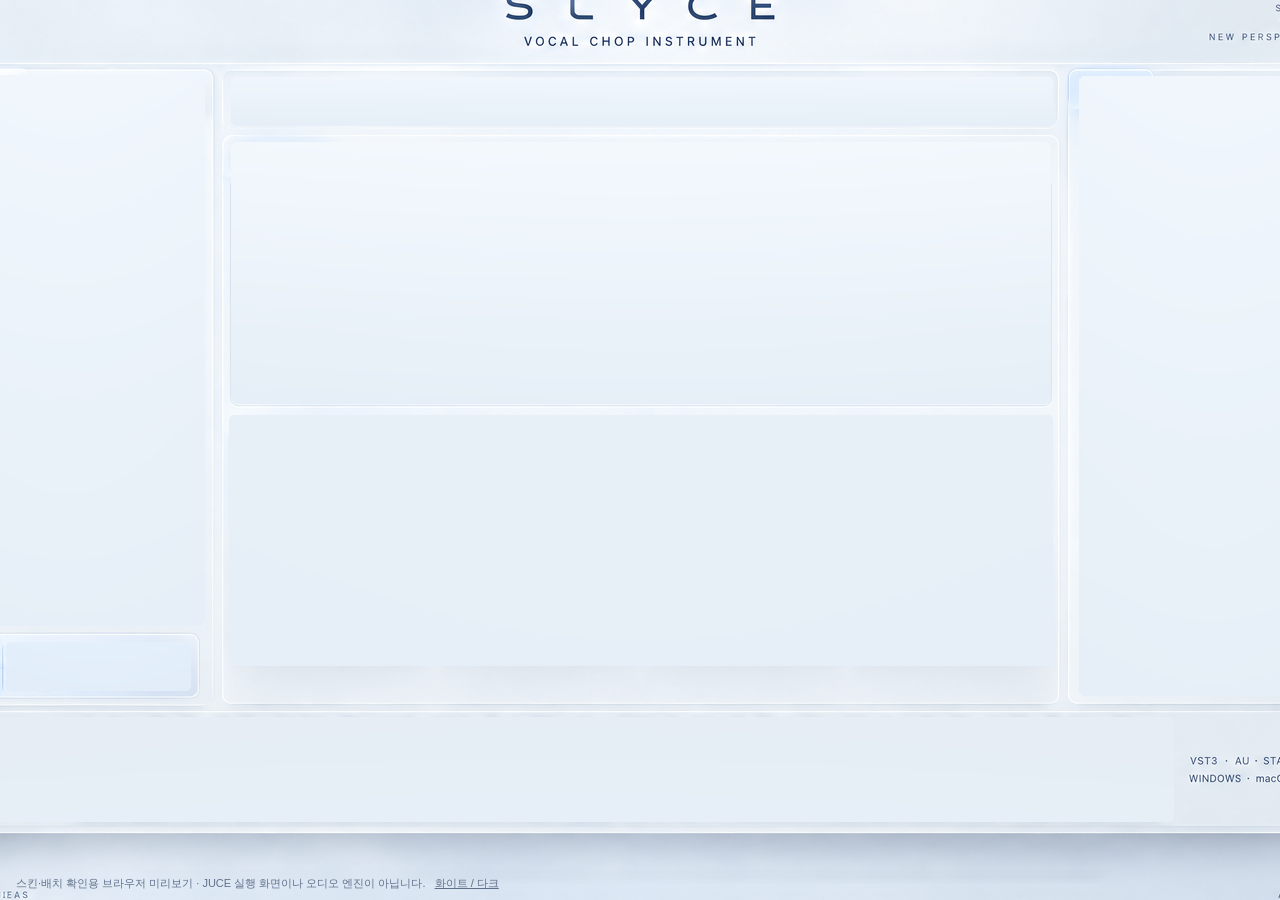
<file: preview/index.template.html>
<!doctype html>
<html lang="ko"><head><meta charset="utf-8"><meta name="viewport" content="width=device-width, initial-scale=1"><title>SLYCE — Reference UI / skin preview</title>
<style>
*{box-sizing:border-box}html,body{margin:0;min-height:100%;font-family:Arial,Helvetica,sans-serif}body{background:#e5eef8;color:#1c355d;--ink:#1c355d;--sub:#506b96;--acc:#167cff;--ice:#4c9cff;--top:#f6faff;--bottom:#e7eff7;--line:#cbd9e9;--shadow:rgba(26,45,67,.12);--selected:rgba(22,124,255,.09)}
body.dark{background:#141720;--ink:#e0e5f4;--sub:#a1adc3;--acc:#c1a5ff;--ice:#bfd5ff;--top:#242931;--bottom:#15191f;--line:#424853;--shadow:rgba(0,0,0,.38);--selected:rgba(193,165,255,.11)}
#viewport{width:100%;height:100vh;overflow:hidden;display:flex;align-items:center;justify-content:center}#slyce{position:relative;flex:none;width:1536px;height:1024px;transform-origin:center center;color:var(--ink);background-image:url('../assets/reference/reference_chrome_light.png');background-size:1536px 1024px}.dark #slyce{background-image:url('../assets/reference/reference_chrome_dark.png')}
.ui{position:absolute;font-size:12px;user-select:none}.raised,.pad,select{border:1px solid var(--line);border-top-color:color-mix(in srgb,var(--line) 40%,white);background:linear-gradient(var(--top),var(--bottom));border-radius:6px;box-shadow:0 2px 3px var(--shadow);color:var(--ink)}button{font-family:inherit;color:inherit;cursor:pointer;outline:0;padding:0;background:none;border:0}button:hover{background-color:var(--selected)}button:focus-visible{outline:2px solid var(--acc);outline-offset:2px}.tab{font-size:12px}.tab.active{background:linear-gradient(var(--selected),transparent);border-radius:6px 6px 0 0;color:var(--acc)}.tab.active:after{content:'';height:1.5px;position:absolute;bottom:2px;left:12px;right:12px;background:var(--acc);box-shadow:0 0 7px color-mix(in srgb,var(--acc) 40%,transparent)}
.label{display:flex;align-items:center}.selected{border-color:var(--acc);color:var(--acc);background:linear-gradient(var(--selected),color-mix(in srgb,var(--acc) 5%,var(--bottom)))}.bare{box-shadow:none}.power svg{width:19px;height:19px}.icon svg{width:18px;height:18px}svg{overflow:visible}.search{background:transparent;border:1px solid var(--line);border-radius:8px;font-size:12.5px;color:var(--ink);padding:7px 8px 7px 36px;outline:none}.search::placeholder{color:var(--sub)}.search:focus{border-color:var(--acc)}
.row{height:26px;display:flex;align-items:center;padding:0 10px 0 8px;gap:17px;cursor:pointer;border-radius:5px;font-size:12.5px}.row .count{margin-left:auto;color:var(--sub);font-size:12px}.row.active{background:var(--selected);color:var(--acc)}.row.active .count{color:var(--acc)}.row:hover{background:var(--selected)}.row .mini{width:13px;height:15px;display:flex;align-items:center;font-size:15px}.pad{position:absolute;cursor:pointer;border-radius:7px}.pad .number{position:absolute;top:12px;left:14px;font-size:12px}.pad .more{position:absolute;top:6px;right:12px;font-size:15px}.pad .note{position:absolute;bottom:10px;right:14px;font-size:12px;color:var(--sub)}.pad.active{border:1.3px solid var(--acc);background:linear-gradient(var(--top),var(--selected));box-shadow:0 0 4px var(--selected),0 3px 4px var(--shadow)}.pad.active .note{color:var(--acc)}
.knob{position:absolute;cursor:ns-resize}.knob svg{position:absolute;inset:0;width:100%;height:100%}.knob .face{position:absolute;border-radius:50%;background-image:url('../assets/reference/reference_knob_light.png');background-size:100%;filter:drop-shadow(0 3px 2px var(--shadow))}.dark .knob .face{background-image:url('../assets/reference/reference_knob_dark.png')}.knob .needle{position:absolute;height:15%;width:1.7px;background:var(--ink);left:calc(50% - .85px);top:18%;transform-origin:50% 213%;border-radius:2px}.knob .value{display:none;position:absolute;bottom:-24px;left:0;right:0;text-align:center;font-size:11px;background:var(--bottom);padding:2px 5px;z-index:5}.knob:hover .value{display:block}
select{font-family:inherit;font-size:12px;padding:0 9px;outline:0}input[type=range]{accent-color:var(--acc);cursor:pointer;margin:0}
#keyboard{border-radius:5px;background:#11151c;overflow:hidden}.whitekey{position:absolute;top:1px;bottom:1px;border-radius:2.4px;border:.75px solid #5e626b;background:linear-gradient(#d5d8df,#fcfdff);box-shadow:inset 0 1px 6px rgba(0,0,0,.09);cursor:pointer}.dark .whitekey{background:linear-gradient(#b3b2b9,#e5e3e8)}.whitekey.active{background:linear-gradient(color-mix(in srgb,var(--acc) 60%,#ced5e3),color-mix(in srgb,var(--acc) 40%,#fff))}.whitekey span{position:absolute;bottom:7px;width:100%;text-align:center;font-size:10px;color:#37415b}.blackkey{position:absolute;top:1px;height:60%;border:1px solid #090b10;border-radius:0 0 2px 2px;background:linear-gradient(110deg,#41454b,#111418);box-shadow:inset 2px 0 1px rgba(255,255,255,.2),inset 0 -3px 1px #484b53;z-index:2;cursor:pointer}.blackkey.active{background:var(--acc)}
.wheel{border-radius:5px;background:#a1adba;border:1px solid var(--line);padding:4px}.wheel:before{content:'';display:block;width:100%;height:100%;border-radius:3px;background:repeating-linear-gradient(transparent 0 1.5px,rgba(255,255,255,.6) 1.5px 2.4px),linear-gradient(#f4f8fb,#8c99a7)}.dark .wheel{background:#06090d}.dark .wheel:before{background:repeating-linear-gradient(transparent 0 1.5px,rgba(255,255,255,.07) 1.5px 2.4px),linear-gradient(#303740,#0b0e13)}.wheel:after{content:'';position:absolute;top:50%;left:6px;right:6px;height:1.4px;background:var(--ice)}
#menuPopup{display:none;position:absolute;left:980px;top:185px;z-index:20;background:var(--bottom);border:1px solid var(--line);border-radius:9px;padding:10px;width:242px;box-shadow:0 8px 25px var(--shadow);font-size:13px}.menuitem{display:block;width:100%;text-align:left;padding:11px 12px;border-radius:5px}.disclaimer{position:fixed;left:16px;bottom:9px;font-size:11px;color:#61718b;z-index:40}.disclaimer a{color:inherit}.dark .disclaimer{color:#99a8c3}.screenshot .disclaimer{display:none}.screenshot #viewport{width:1536px;height:1024px}
#modal{display:none;position:absolute;left:358px;top:239px;width:821px;height:511px;border-radius:9px;background:var(--bottom);border:1px solid var(--line);z-index:15;padding:28px;font-size:14px}.modalClose{position:absolute;right:16px;top:14px;width:30px;height:30px;border:1px solid var(--line);border-radius:5px}.hint{color:var(--sub);line-height:1.7;font-size:13px}
</style></head><body><div id="viewport"><main id="slyce" aria-label="SLYCE Reference UI skin preview"></main></div><div class="disclaimer">스킨·배치 확인용 브라우저 미리보기 · JUCE 실행 화면이나 오디오 엔진이 아닙니다. &nbsp; <a href="#" id="themeShortcut">화이트 / 다크</a></div>
<script>
const contract=__CONTRACT__;
const audio=__ENVELOPE__;
const L=contract.layout;let dark=new URLSearchParams(location.search).get('theme')==='dark';
let selected=0,workspace=0;const root=document.querySelector('#slyce');
if(new URLSearchParams(location.search).has('screenshot'))document.body.classList.add('screenshot');
function place(el,r){el.classList.add('ui');el.style.left=r[0]+'px';el.style.top=r[1]+'px';el.style.width=r[2]+'px';el.style.height=r[3]+'px';root.append(el);return el}
function label(t,r,size=12,cls='',color='var(--ink)',align='left',spacing=0){let e=document.createElement('div');e.className='label '+cls;e.textContent=t;Object.assign(e.style,{fontSize:size+'px',color,justifyContent:align==='center'?'center':align==='right'?'flex-end':'flex-start',letterSpacing:spacing+'px'});return place(e,r)}
function button(t,r,cls='raised',fn=()=>{}){let e=document.createElement('button');e.className=cls;e.textContent=t;e.onclick=fn;return place(e,r)}
const svg=(content,w=20,h=20)=>`<svg width="${w}" height="${h}" viewBox="0 0 ${w} ${h}" fill="none" stroke="currentColor" stroke-width="1.35" stroke-linecap="round">${content}</svg>`;
const icons={prev:svg('<path d="M12 4L6 10l6 6"/>'),next:svg('<path d="M7 4l6 6-6 6"/>'),heart:svg('<path d="M10 17C-5 7 4-1 10 5c6-6 15 2 0 12Z"/>'),power:svg('<path d="M10 1v8M5 4a7 7 0 1 0 10 0"/>'),play:svg('<path d="M4 1l14 9L4 19Z" fill="currentColor" stroke="none"/>'),more:svg('<circle cx="4" cy="10" r="1" fill="currentColor"/><circle cx="10" cy="10" r="1" fill="currentColor"/><circle cx="16" cy="10" r="1" fill="currentColor"/>'),search:svg('<circle cx="8" cy="8" r="5.5"/><path d="M12 12l5 5"/>'),zoomOut:svg('<circle cx="8" cy="8" r="5.5"/><path d="M12 12l5 5M5 8h6"/>'),zoomIn:svg('<circle cx="8" cy="8" r="5.5"/><path d="M12 12l5 5M5 8h6M8 5v6"/>')};
function ib(kind,r,cls='raised',fn=()=>{}){let e=button('',r,'icon '+cls,fn);e.innerHTML=icons[kind];e.setAttribute('aria-label',kind);return e}
function modal(title,msg){document.querySelector('#modal').style.display='block';document.querySelector('#modalTitle').textContent=title;document.querySelector('#modalBody').textContent=msg}
function pop(){let e=document.querySelector('#menuPopup');e.style.display=e.style.display==='block'?'none':'block'}
function theme(){document.body.classList.toggle('dark',dark);drawAllWaves()}
['PRESETS','PACKS','USER'].forEach((t,i)=>button(t,L.browserTabs[i],'tab '+(!i?'active':''),()=>modal(t,'이 미리보기는 스킨과 컨트롤 배치 확인용입니다. 실제 프리셋/샘플 탐색은 ZIP의 JUCE 소스에 연결되어 있습니다.')));
let search=document.createElement('input');search.className='search';search.placeholder='Search presets...';place(search,L.search);let si=document.createElement('div');si.innerHTML=icons.search;place(si,[75,189,20,20]);
const names=['All Presets','Favorites','Recent','Vocal Kits','Vocal Chops','Vocal Phrases','Adlibs & FX','Textures','Atmospheres','Genres','Pop','R&B','Hip Hop','Electronic','Cinematic','Experimental'];
const counts=[audio.presetCount,0,0,80,audio.chopCount,'›','›','›','›','›','›','›','›','›','›','›'];
let brows=document.createElement('div');place(brows,L.browser);names.forEach((t,i)=>{let row=document.createElement('div');row.className='row '+(i===4?'active':'');row.style.position='absolute';row.style.left=0;row.style.right=0;row.style.top=(i<3?i*26:i<9?99+(i-3)*26:280+(i-9)*26)+'px';row.innerHTML=`<span class="mini">${i===1?'♡':i===2?'◷':i===4?'▥':i>=7?'☷':'♫'}</span><span>${t}</span><span class="count">${counts[i]}</span>`;row.onclick=()=>{brows.querySelectorAll('.row').forEach(r=>r.classList.remove('active'));row.classList.add('active')};brows.append(row)});
for(let y of [89,269]){let sep=document.createElement('div');Object.assign(sep.style,{position:'absolute',top:y+'px',left:'7px',right:'4px',height:'1px',background:'var(--line)'});brows.append(sep)}
search.oninput=()=>{brows.querySelectorAll('.row').forEach(r=>r.style.opacity=r.textContent.toLowerCase().includes(search.value.toLowerCase())?'1':'.2')};
ib('prev',L.previous);ib('next',L.next);let fav=ib('heart',L.favorite,'raised',()=>fav.classList.toggle('selected'));
label(audio.name,[498,143,470,23],15.5);label('VOCAL CHOP KIT',[499,165,470,19],9.5,'','var(--sub)','left',1.6);
ib('more',L.menu,'raised',pop);label('BPM',[1053,143,61,17],10,'','var(--sub)','center');label('120',[1053,160,61,23],13,'','var(--ink)','center');label('KEY',[1118,143,63,17],10,'','var(--sub)','center');label('C Maj',[1118,160,63,23],12,'','var(--ink)','center');
['WAVEFORM','SLICE','LOOP','MOD'].forEach((t,i)=>button(t,L.workspaceTabs[i],'tab '+(!i?'active':''),()=>{if(i>1)modal(t,i===2?'실제 JUCE 버전에서는 6트랙 루퍼가 이 영역에 열립니다. 녹음, 재생, Undo, 파일 가져오기 및 내보내기는 기존 엔진에 연결됩니다.':'실제 JUCE 버전에서는 SYNTH / MOTION 패널이 열립니다.');else document.querySelector('#modal').style.display='none'}));
button('8 SLICES',L.sliceCount,'bare');ib('zoomOut',L.zoomOut,'bare',()=>modal('Zoom','실제 JUCE 버전에서는 파형의 표시 범위를 축소합니다.'));ib('zoomIn',L.zoomIn,'bare',()=>modal('Zoom','실제 JUCE 버전에서는 파형의 표시 범위를 확대합니다.'));
let frame=document.createElement('div');Object.assign(frame.style,{border:'1px solid var(--line)',borderRadius:'8px',pointerEvents:'none'});place(frame,[358,239,821,228]);
const canvases=[];
function waveCanvas(r,peaks,markers=false){let e=document.createElement('canvas');e.width=r[2]*2;e.height=r[3]*2;place(e,r);let item={el:e,r,peaks,markers};canvases.push(item);e.onclick=event=>{if(markers){let b=e.getBoundingClientRect();selected=Math.min(7,Math.floor((event.clientX-b.left)/b.width*8));selectPad(selected)}};return item}
let main=waveCanvas(L.wave,audio.peaks,true);
function drawWave(item){let e=item.el,ctx=e.getContext('2d'),w=item.r[2],h=item.r[3];ctx.setTransform(2,0,0,2,0,0);ctx.clearRect(0,0,w,h);let top=item.markers?31:0,cy=(h+top)/2,bottom=h-3;ctx.strokeStyle=dark?'#424853':'#cbd9e9';ctx.lineWidth=.7;
if(item.markers){ctx.beginPath();ctx.moveTo(7,top);ctx.lineTo(w-7,top);ctx.moveTo(7,bottom);ctx.lineTo(w-7,bottom);ctx.stroke();let x=7+(w-14)*selected/8;ctx.fillStyle=dark?'rgba(193,165,255,.1)':'rgba(22,124,255,.1)';ctx.fillRect(x,top,(w-14)/8,bottom-top);ctx.strokeStyle=dark?'#c1a5ff':'#167cff';ctx.strokeRect(x+.5,top+.5,(w-14)/8-1,bottom-top-1)}
let gx=item.markers?7:0,ww=item.markers?w-14:w;let grad=ctx.createLinearGradient(0,top,0,h);grad.addColorStop(0,dark?'rgba(191,213,255,.93)':'rgba(76,156,255,.93)');grad.addColorStop(1,dark?'rgba(193,165,255,.53)':'rgba(22,124,255,.53)');ctx.fillStyle=grad;ctx.beginPath();ctx.moveTo(gx,cy);let v=item.peaks;for(let x=0;x<ww;x++){let j=Math.min(v.length-1,Math.floor(x*v.length/ww));ctx.lineTo(gx+x,cy-v[j][1]*(h-top)*.46)}for(let x=Math.floor(ww)-1;x>=0;x--){let j=Math.min(v.length-1,Math.floor(x*v.length/ww));ctx.lineTo(gx+x,cy-v[j][0]*(h-top)*.46)}ctx.closePath();ctx.fill();
if(item.markers){ctx.font='11px Arial';ctx.textAlign='center';for(let i=0;i<8;i++){let x=7+(w-14)*i/8;ctx.strokeStyle=dark?'#c1a5ff':'#167cff';ctx.beginPath();ctx.moveTo(x,top);ctx.lineTo(x,bottom);ctx.stroke();ctx.fillStyle=dark?'#c1a5ff':'#167cff';ctx.beginPath();ctx.arc(x,top-6,3.3,0,Math.PI*2);ctx.fill();ctx.fillStyle=dark?'#e0e5f4':'#1c355d';ctx.fillText(i+1,x,14)}}}
function drawAllWaves(){for(let item of canvases)drawWave(item)}
ib('play',L.play,'raised selected');label('SNAP',[460,428,39,29],10.5,'','var(--sub)');label('SENSITIVITY',[600,428,77,29],10,'','var(--sub)');
function combo(r,items,selected=0){let e=document.createElement('select');items.forEach((t,i)=>{let o=document.createElement('option');o.text=t;o.selected=i===selected;e.append(o)});return place(e,r)}
combo(L.snap,['Off','1/8','1/16','1/32'],2);let sen=document.createElement('input');sen.type='range';sen.min=1;sen.max=99;sen.value=30;place(sen,L.sensitivity);
button('DETECT',L.detect);let aut=button('AUTO',L.autoSlice,'raised selected',()=>{aut.classList.add('selected');manual.classList.remove('selected')});let manual=button('MANUAL',L.manual,'raised',()=>{manual.classList.add('selected');aut.classList.remove('selected')});button('CLEAR',L.clear,'raised',()=>modal('Clear','실제 JUCE 버전에서는 오디오를 삭제하지 않고 슬라이스 마커만 지웁니다.'));
const notes=['C3','D3','E3','F3','G3','A3','B3','C4'];let padEls=[];
L.pads.forEach((r,i)=>{let p=document.createElement('div');p.className='pad '+(!i?'active':'');p.innerHTML=`<span class="number">${i+1}</span><span class="more">...</span><span class="note">${notes[i]}</span>`;place(p,r);padEls.push(p);let c=waveCanvas([r[0]+24,r[1]+25,r[2]-48,r[3]-55],audio.slices[i]);c.el.style.pointerEvents='none';p.onclick=()=>selectPad(i)});
function selectPad(i){selected=i;padEls.forEach((p,j)=>p.classList.toggle('active',j===i));drawAllWaves()}
['MAIN','FX','MASTER'].forEach((t,i)=>button(t,L.rightTabs[i],'tab '+(!i?'active':''),()=>{if(i)modal(t,'실제 JUCE 버전에서는 추가 파라미터 패널이 열립니다.')}));
label('♧',[1214,192,15,17],13);label('CREATIVE FX',[1239,189,188,24],12.5,'','var(--ink)','left',1.2);let fx=ib('power',L.fxPower,'bare power',()=>fx.classList.toggle('selected'));fx.classList.add('selected');
const vals=[.25,.2,.64,.14,.05,.17,.12];
contract.knobs.forEach((k,i)=>{let el=document.createElement('div');el.className='knob';place(el,k.bounds);el.tabIndex=0;el.setAttribute('role','slider');el.setAttribute('aria-label',k.caption);el.innerHTML='<svg><path class="track" fill="none" stroke-width="5" stroke-linecap="round"/><path class="fill" fill="none" stroke-width="3.6" stroke-linecap="round"/></svg><div class="face"></div><div class="needle"></div><div class="value"></div>';
let w=k.bounds[2],h=k.bounds[3],radius=Math.min(w,h)*.46,face=radius*1.6;Object.assign(el.querySelector('.face').style,{width:face+'px',height:face+'px',left:(w-face)/2+'px',top:(h-face)/2+'px'});
function path(value){let start=Math.PI*1.25,end=start+1.5*Math.PI*value;let x=a=>w/2+Math.sin(a)*radius,y=a=>h/2-Math.cos(a)*radius;return `M${x(start)} ${y(start)} A${radius} ${radius} 0 ${end-start>Math.PI?1:0} 1 ${x(end)} ${y(end)}`}
function draw(){el.querySelector('svg').setAttribute('viewBox',`0 0 ${w} ${h}`);el.querySelector('.track').setAttribute('d',path(1));el.querySelector('.track').setAttribute('stroke','var(--line)');el.querySelector('.fill').setAttribute('d',path(Math.max(.001,vals[i])));el.querySelector('.fill').setAttribute('stroke',i%2?'var(--ice)':'var(--acc)');el.querySelector('.needle').style.transform=`rotate(${-135+270*vals[i]}deg)`;el.querySelector('.value').textContent=Math.round(vals[i]*100)+'%';el.setAttribute('aria-valuenow',Math.round(vals[i]*100))}draw();
let y=0,old=0;el.onpointerdown=e=>{y=e.clientY;old=vals[i];el.setPointerCapture(e.pointerId)};el.onpointermove=e=>{if(!el.hasPointerCapture(e.pointerId))return;vals[i]=Math.max(0,Math.min(1,old+(y-e.clientY)/180));draw()};el.onkeydown=e=>{if(e.key==='ArrowUp'||e.key==='ArrowDown'){vals[i]=Math.max(0,Math.min(1,vals[i]+(e.key==='ArrowUp'?.02:-.02)));draw();e.preventDefault()}};el.ondblclick=()=>{vals[i]=.5;draw()};label(k.caption,k.labelBounds,12,'','var(--ink)','center',.15)});
for(let y of [475,620]){let e=document.createElement('div');e.style.background='var(--line)';place(e,[1211,y,258,1])}
label('▣',[1214,491,15,17]);label('BUILT-IN LOOPER',[1239,488,192,24],12,'','var(--ink)','left',.9);let lp=ib('power',L.loopPower,'bare power',()=>modal('LOOP STATION','실제 플러그인에서는 녹음된 루프의 재생과 정지를 제어합니다.'));lp.classList.add('selected');button('OPEN LOOP STATION',L.loopWave,'raised',()=>modal('LOOP STATION','실제 JUCE 버전에서는 6트랙 루퍼 화면이 열립니다.'));ib('prev',L.loopPrev,'bare');ib('next',L.loopNext,'bare');label('LENGTH',[1217,578,59,30],11.5,'','var(--sub)');combo(L.loopLength,['Free','1 Bar','2 Bars','4 Bars','8 Bars'],1);let sync=button('SYNC',L.sync,'raised selected',()=>sync.classList.toggle('selected'));
label('▣',[1214,638,15,17]);label('TONE',[1239,635,150,24],12,'','var(--ink)','left',1.2);
let keybed=document.createElement('div');keybed.id='keyboard';place(keybed,L.keys);let w=L.keys[2]/35,white=0;for(let i=0;i<60;i++){let black=[1,3,6,8,10].includes(i%12);let e=document.createElement('div');e.className=black?'blackkey':'whitekey';if(black){e.style.left=(white*w-w*.29)+'px';e.style.width=w*.58+'px'}else{e.style.left=(white*w+.65)+'px';e.style.width=w-1.3+'px';white++}if(i%12===0)e.innerHTML=`<span>C${Math.floor(i/12)+1}</span>`;e.onpointerdown=()=>e.classList.add('active');e.onpointerup=()=>e.classList.remove('active');e.onpointerleave=()=>e.classList.remove('active');keybed.append(e)}
for(let k of ['pitch','mod']){let e=document.createElement('div');e.className='wheel';place(e,L[k])}label('PITCH',[73,861,49,22],10,'','var(--ink)','center',.4);label('MOD',[129,861,49,22],10,'','var(--ink)','center',.4);
label('MANY PRESETS',[146,704,182,20],12,'','var(--ink)','left',1.8);label('80 VOCALS',[147,724,177,15],9,'','var(--acc)','left',1.8);label('429 SOUNDS',[147,739,177,15],9,'','var(--acc)','left',1.8);
let facts=['80 VOCALS','429 SOUNDS','BUILT-IN LOOPER','CREATIVE FX','MANY PRESETS'],xs=[266,443,638,876,1081],ws=[140,145,192,155,160];facts.forEach((t,i)=>label(t,[xs[i],932,ws[i],24],13,'','var(--ink)','center',2.3));[420,615,852,1051].forEach(x=>{let e=document.createElement('div');e.style.background='var(--sub)';place(e,[x,933,1,18])});
let menu=document.createElement('div');menu.id='menuPopup';menu.innerHTML='<button class="menuitem" id="lightChoice">Paper Light</button><button class="menuitem" id="darkChoice">Noir Violet</button><hr style="border:0;border-top:1px solid var(--line)"><div style="padding:10px 12px;color:var(--sub);font-size:11px">REF-20260919-02<br>Skin / layout preview</div>';root.append(menu);document.querySelector('#lightChoice').onclick=()=>{dark=false;theme();pop()};document.querySelector('#darkChoice').onclick=()=>{dark=true;theme();pop()};
let mo=document.createElement('section');mo.id='modal';mo.innerHTML='<button class="modalClose" aria-label="close">X</button><h2 id="modalTitle"></h2><p class="hint" id="modalBody"></p>';root.append(mo);mo.querySelector('button').onclick=()=>mo.style.display='none';document.querySelector('#themeShortcut').onclick=e=>{e.preventDefault();dark=!dark;theme()};
function fit(){let scale=document.body.classList.contains('screenshot')?1:Math.min(innerWidth/1536,innerHeight/1024);root.style.transform=`scale(${scale})`};window.onresize=fit;theme();fit();window.__referenceReady=true;
</script></body></html>
</file>
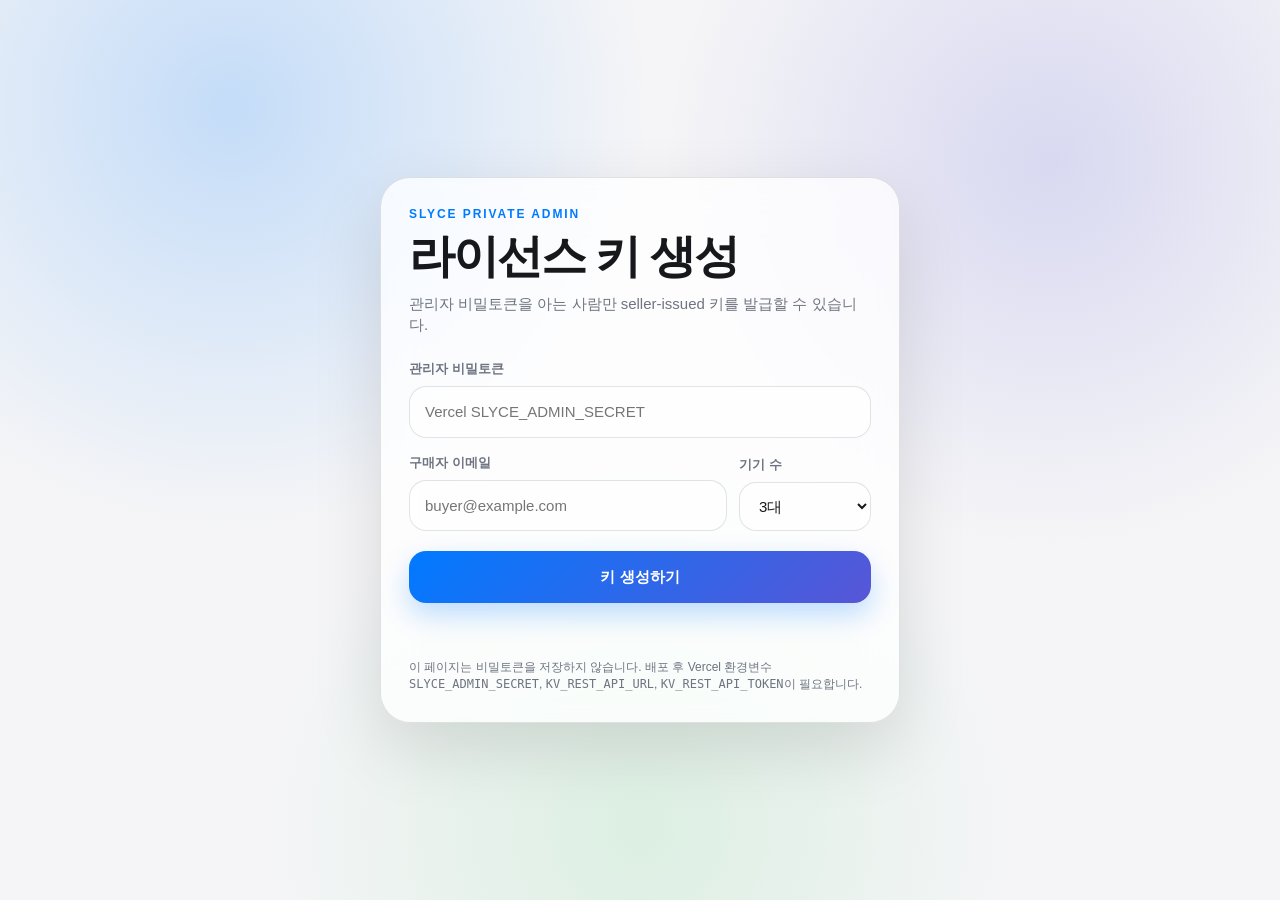
<file: web/admin.html>
<!doctype html>
<html lang="ko">
<head>
  <meta charset="utf-8">
  <meta name="viewport" content="width=device-width, initial-scale=1">
  <meta name="robots" content="noindex, nofollow">
  <title>Slyce License Admin</title>
  <style>
    :root {
      color-scheme: light dark;
      --bg: #f5f5f7;
      --card: rgba(255, 255, 255, .78);
      --text: #17181c;
      --muted: #6e7480;
      --line: rgba(23, 24, 28, .12);
      --accent: #007aff;
      --accent-2: #5856d6;
      --danger: #ff3b30;
      --ok: #34c759;
      --shadow: 0 24px 70px rgba(0, 0, 0, .12);
    }

    @media (prefers-color-scheme: dark) {
      :root {
        --bg: #090b10;
        --card: rgba(28, 32, 41, .78);
        --text: #f5f7fb;
        --muted: #aab3c1;
        --line: rgba(255, 255, 255, .12);
        --shadow: 0 24px 80px rgba(0, 0, 0, .42);
      }
    }

    * { box-sizing: border-box; }

    body {
      margin: 0;
      min-height: 100vh;
      display: grid;
      place-items: center;
      padding: 28px;
      font: 15px/1.45 -apple-system, BlinkMacSystemFont, "SF Pro Display", "Segoe UI", sans-serif;
      color: var(--text);
      background:
        radial-gradient(circle at 18% 12%, rgba(0, 122, 255, .20), transparent 32%),
        radial-gradient(circle at 82% 18%, rgba(88, 86, 214, .18), transparent 30%),
        radial-gradient(circle at 50% 92%, rgba(52, 199, 89, .13), transparent 36%),
        var(--bg);
    }

    main {
      width: min(100%, 520px);
      padding: 28px;
      border: 1px solid var(--line);
      border-radius: 30px;
      background: var(--card);
      box-shadow: var(--shadow);
      backdrop-filter: blur(24px) saturate(145%);
      -webkit-backdrop-filter: blur(24px) saturate(145%);
    }

    .eyebrow {
      margin: 0 0 10px;
      font-size: 12px;
      font-weight: 700;
      letter-spacing: .16em;
      color: var(--accent);
      text-transform: uppercase;
    }

    h1 {
      margin: 0;
      font-size: clamp(30px, 7vw, 46px);
      line-height: .98;
      letter-spacing: -.045em;
    }

    .hint {
      margin: 14px 0 24px;
      color: var(--muted);
    }

    label {
      display: block;
      margin: 16px 0 7px;
      font-size: 13px;
      font-weight: 700;
      color: var(--muted);
    }

    input, select, button, textarea {
      width: 100%;
      border: 1px solid var(--line);
      border-radius: 17px;
      font: inherit;
    }

    input, select, textarea {
      padding: 14px 15px;
      color: var(--text);
      background: rgba(255, 255, 255, .58);
      outline: none;
    }

    @media (prefers-color-scheme: dark) {
      input, select, textarea { background: rgba(0, 0, 0, .20); }
    }

    input:focus, select:focus, textarea:focus {
      border-color: rgba(0, 122, 255, .72);
      box-shadow: 0 0 0 4px rgba(0, 122, 255, .14);
    }

    .row {
      display: grid;
      grid-template-columns: 1fr 132px;
      gap: 12px;
      align-items: end;
    }

    button {
      margin-top: 20px;
      padding: 15px 18px;
      border: 0;
      color: white;
      font-weight: 800;
      cursor: pointer;
      background: linear-gradient(135deg, var(--accent), var(--accent-2));
      box-shadow: 0 12px 28px rgba(0, 122, 255, .25);
    }

    button:disabled {
      opacity: .58;
      cursor: wait;
    }

    .status {
      min-height: 22px;
      margin-top: 14px;
      color: var(--muted);
    }

    .status.ok { color: var(--ok); }
    .status.err { color: var(--danger); }

    .result {
      display: none;
      margin-top: 18px;
      padding: 16px;
      border: 1px solid var(--line);
      border-radius: 20px;
      background: rgba(0, 0, 0, .045);
    }

    @media (prefers-color-scheme: dark) {
      .result { background: rgba(255, 255, 255, .055); }
    }

    textarea {
      min-height: 92px;
      resize: vertical;
      font-family: ui-monospace, "SF Mono", Consolas, monospace;
      font-size: 14px;
      letter-spacing: .02em;
    }

    .mini {
      display: flex;
      gap: 10px;
      margin-top: 10px;
    }

    .mini button {
      margin: 0;
      padding: 11px 12px;
      border-radius: 14px;
      font-size: 13px;
      box-shadow: none;
      background: rgba(0, 122, 255, .92);
    }

    .foot {
      margin: 20px 0 0;
      font-size: 12px;
      color: var(--muted);
    }

    @media (max-width: 560px) {
      body { padding: 16px; }
      main { padding: 22px; border-radius: 24px; }
      .row { grid-template-columns: 1fr; }
    }
  </style>
</head>
<body>
  <main>
    <p class="eyebrow">Slyce private admin</p>
    <h1>라이선스 키 생성</h1>
    <p class="hint">관리자 비밀토큰을 아는 사람만 seller-issued 키를 발급할 수 있습니다.</p>

    <form id="form" autocomplete="off">
      <label for="secret">관리자 비밀토큰</label>
      <input id="secret" name="secret" type="password" placeholder="Vercel SLYCE_ADMIN_SECRET" required>

      <div class="row">
        <div>
          <label for="email">구매자 이메일</label>
          <input id="email" name="email" type="email" placeholder="buyer@example.com" required>
        </div>
        <div>
          <label for="maxDevices">기기 수</label>
          <select id="maxDevices" name="maxDevices">
            <option value="1">1대</option>
            <option value="2">2대</option>
            <option value="3" selected>3대</option>
            <option value="5">5대</option>
            <option value="10">10대</option>
          </select>
        </div>
      </div>

      <button id="submit" type="submit">키 생성하기</button>
      <div id="status" class="status" role="status" aria-live="polite"></div>
    </form>

    <section id="result" class="result" aria-live="polite">
      <label for="key">생성된 라이선스 키</label>
      <textarea id="key" readonly></textarea>
      <div class="mini">
        <button id="copyKey" type="button">키 복사</button>
        <button id="copyMail" type="button">메일용 문구 복사</button>
      </div>
    </section>

    <p class="foot">
      이 페이지는 비밀토큰을 저장하지 않습니다. 배포 후 Vercel 환경변수
      <code>SLYCE_ADMIN_SECRET</code>, <code>KV_REST_API_URL</code>,
      <code>KV_REST_API_TOKEN</code>이 필요합니다.
    </p>
  </main>

  <script>
    const form = document.getElementById('form');
    const statusEl = document.getElementById('status');
    const submit = document.getElementById('submit');
    const result = document.getElementById('result');
    const keyBox = document.getElementById('key');
    let last = null;

    function setStatus(message, kind = '') {
      statusEl.textContent = message;
      statusEl.className = `status ${kind}`.trim();
    }

    async function copy(text) {
      await navigator.clipboard.writeText(text);
      setStatus('복사 완료.', 'ok');
    }

    form.addEventListener('submit', async (event) => {
      event.preventDefault();
      const data = new FormData(form);
      const secret = String(data.get('secret') || '').trim();
      const email = String(data.get('email') || '').trim().toLowerCase();
      const maxDevices = Number(data.get('maxDevices') || 3);

      if (!secret || !email) {
        setStatus('비밀토큰과 이메일을 입력해 주세요.', 'err');
        return;
      }

      submit.disabled = true;
      result.style.display = 'none';
      setStatus('키 생성 중...');

      try {
        const response = await fetch('/api/license/issue', {
          method: 'POST',
          headers: {
            'Authorization': `Bearer ${secret}`,
            'Content-Type': 'application/json'
          },
          body: JSON.stringify({ email, maxDevices })
        });
        const body = await response.json().catch(() => ({}));
        if (!response.ok || !body.ok) {
          throw new Error(body.message || '키 생성에 실패했습니다.');
        }

        last = body;
        keyBox.value = body.key;
        result.style.display = 'block';
        setStatus(`${body.email} / ${body.maxDevices}대용 키 생성 완료.`, 'ok');
      } catch (error) {
        setStatus(error.message || '키 생성에 실패했습니다.', 'err');
      } finally {
        submit.disabled = false;
      }
    });

    document.getElementById('copyKey').addEventListener('click', () => {
      if (last?.key) copy(last.key);
    });

    document.getElementById('copyMail').addEventListener('click', () => {
      if (!last?.key) return;
      copy(`Slyce 라이선스 키입니다.\n\n이메일: ${last.email}\n라이선스 키: ${last.key}\n허용 기기 수: ${last.maxDevices}대\n\n플러그인 Activate 화면에서 같은 이메일과 키를 입력해 주세요.`);
    });
  </script>
</body>
</html>
</file>
